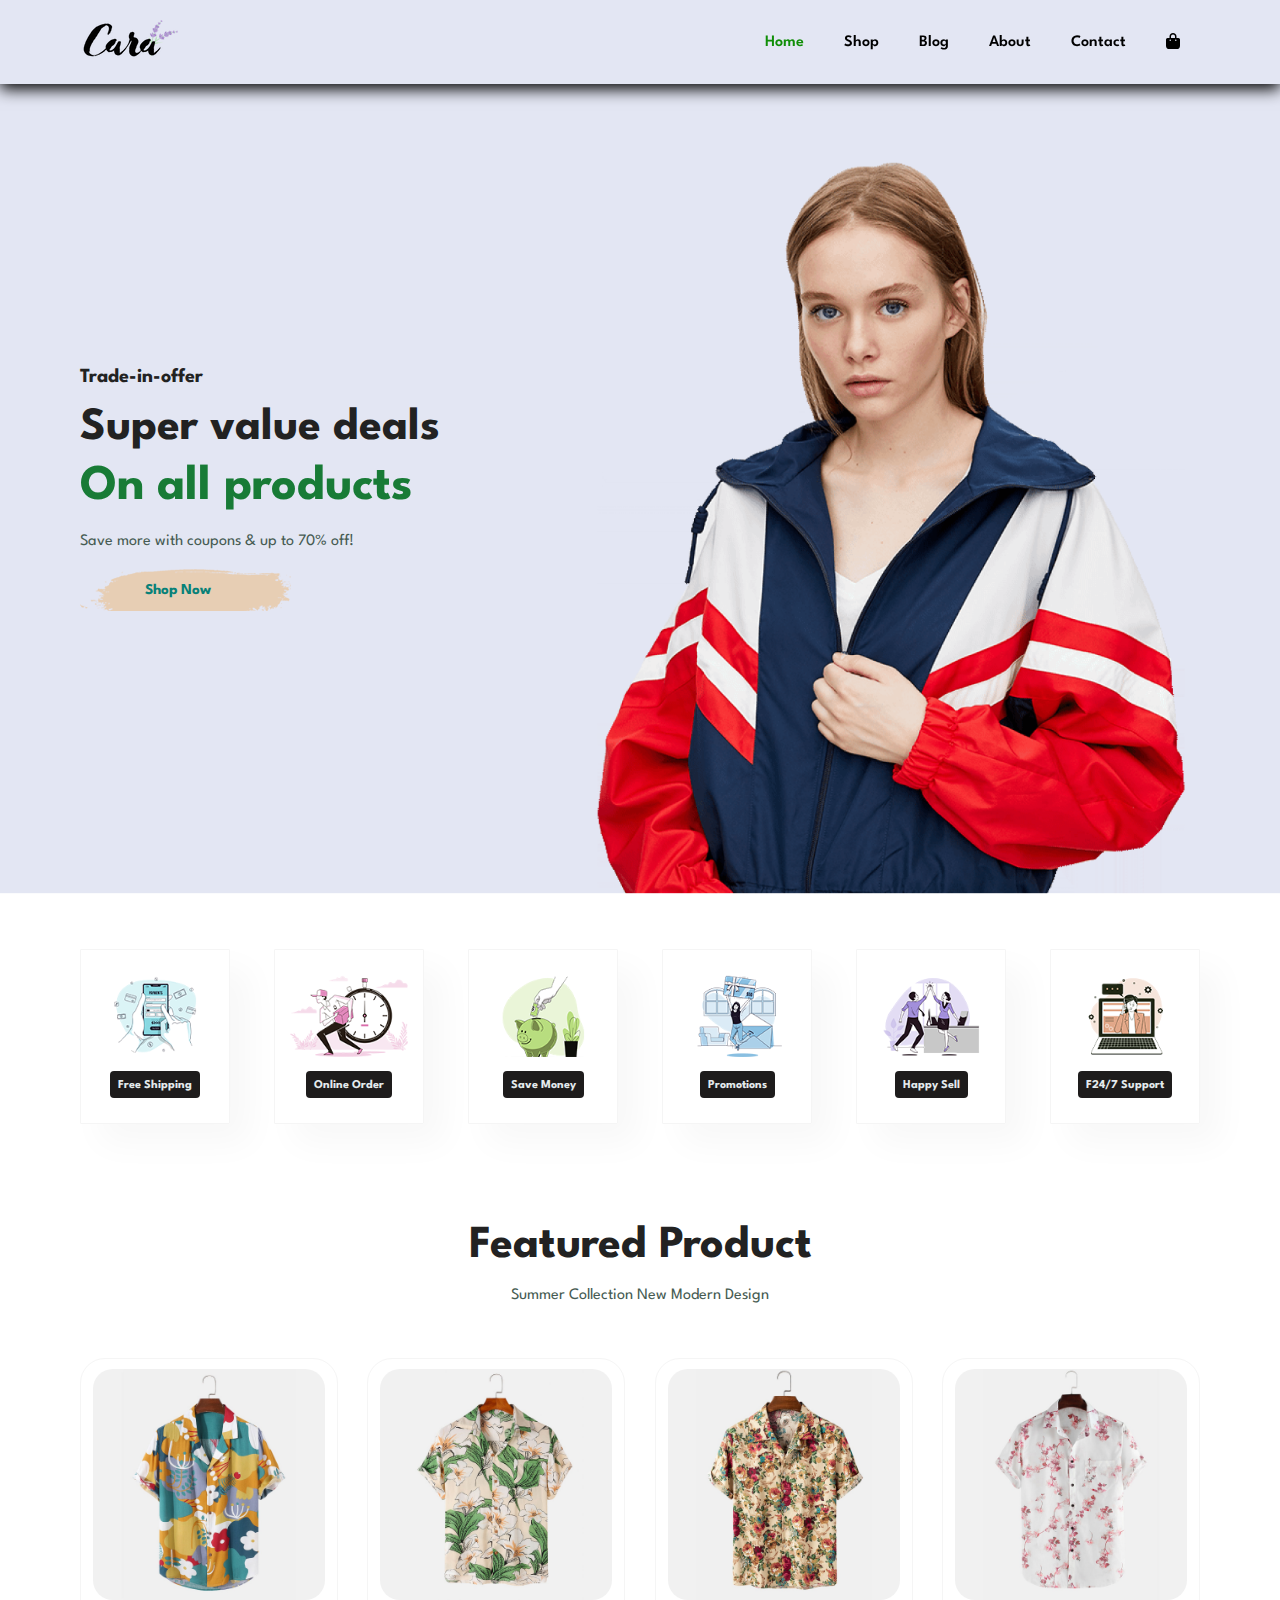
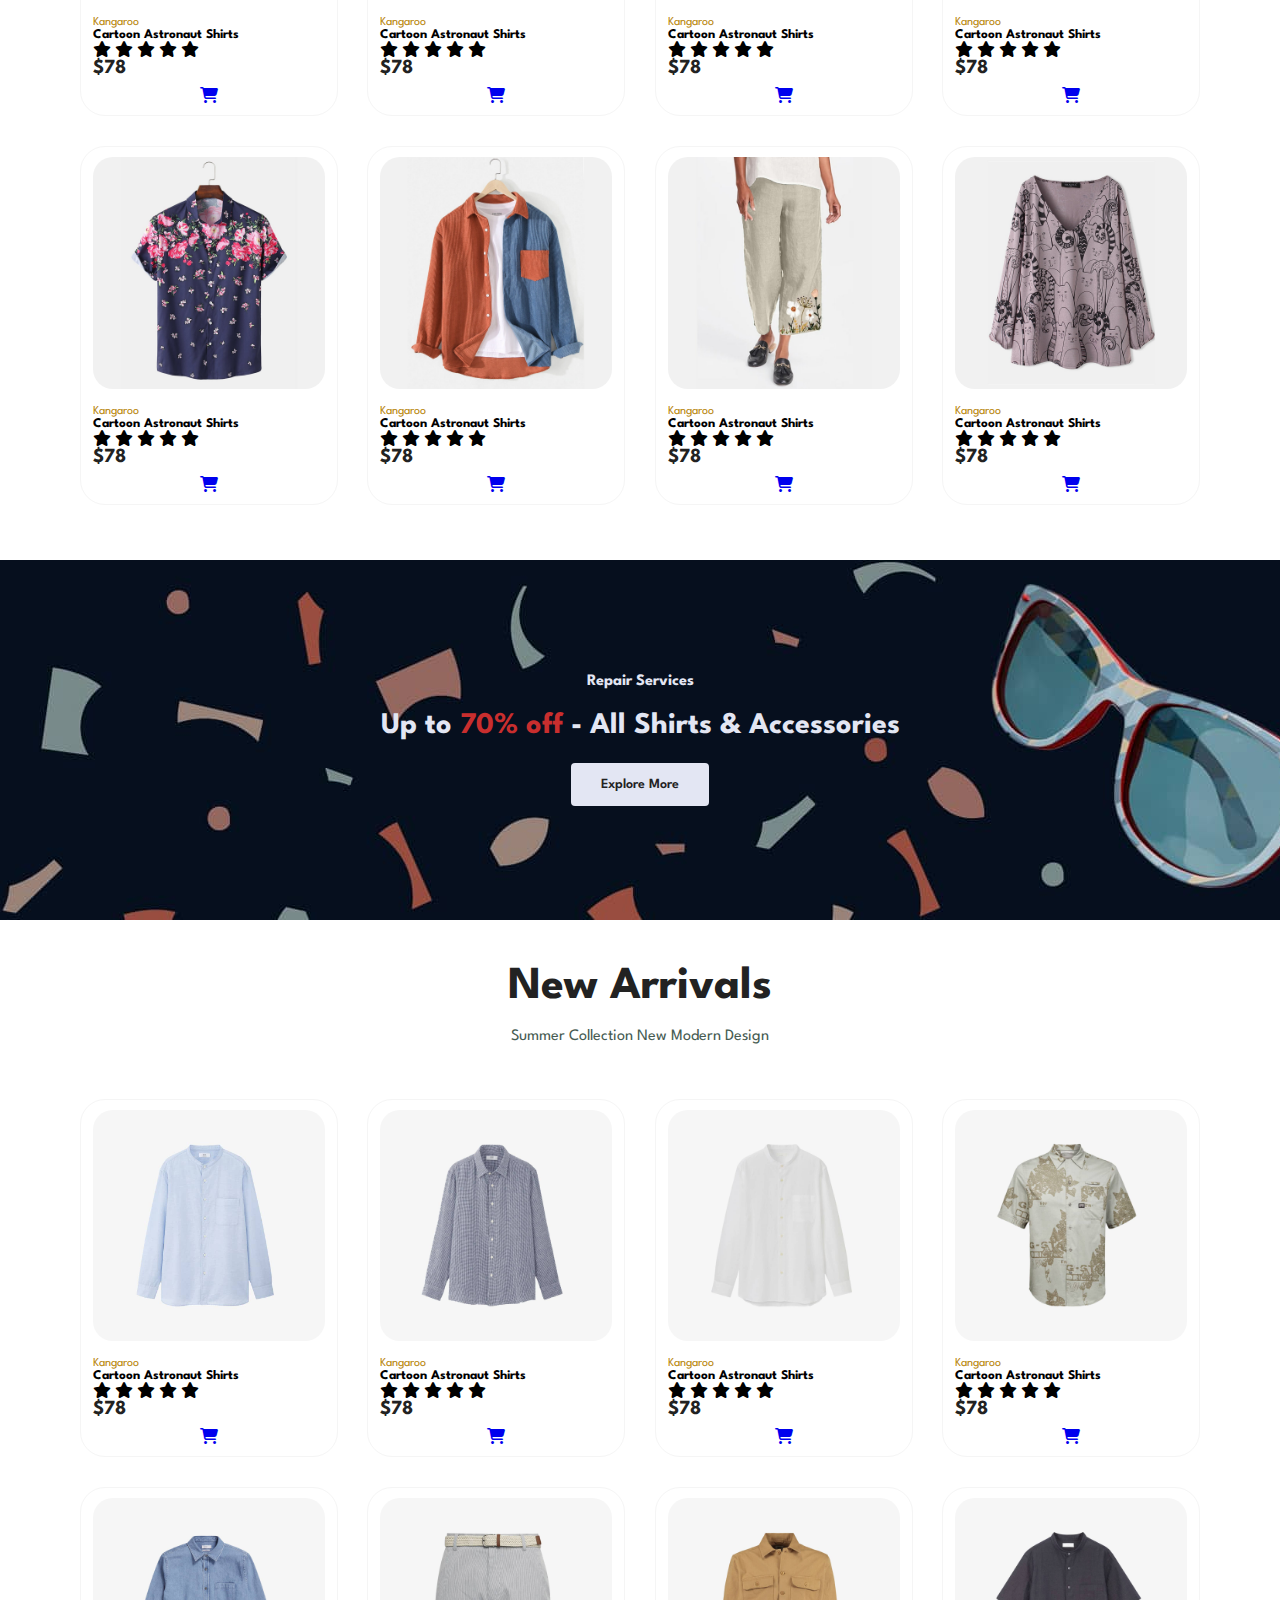
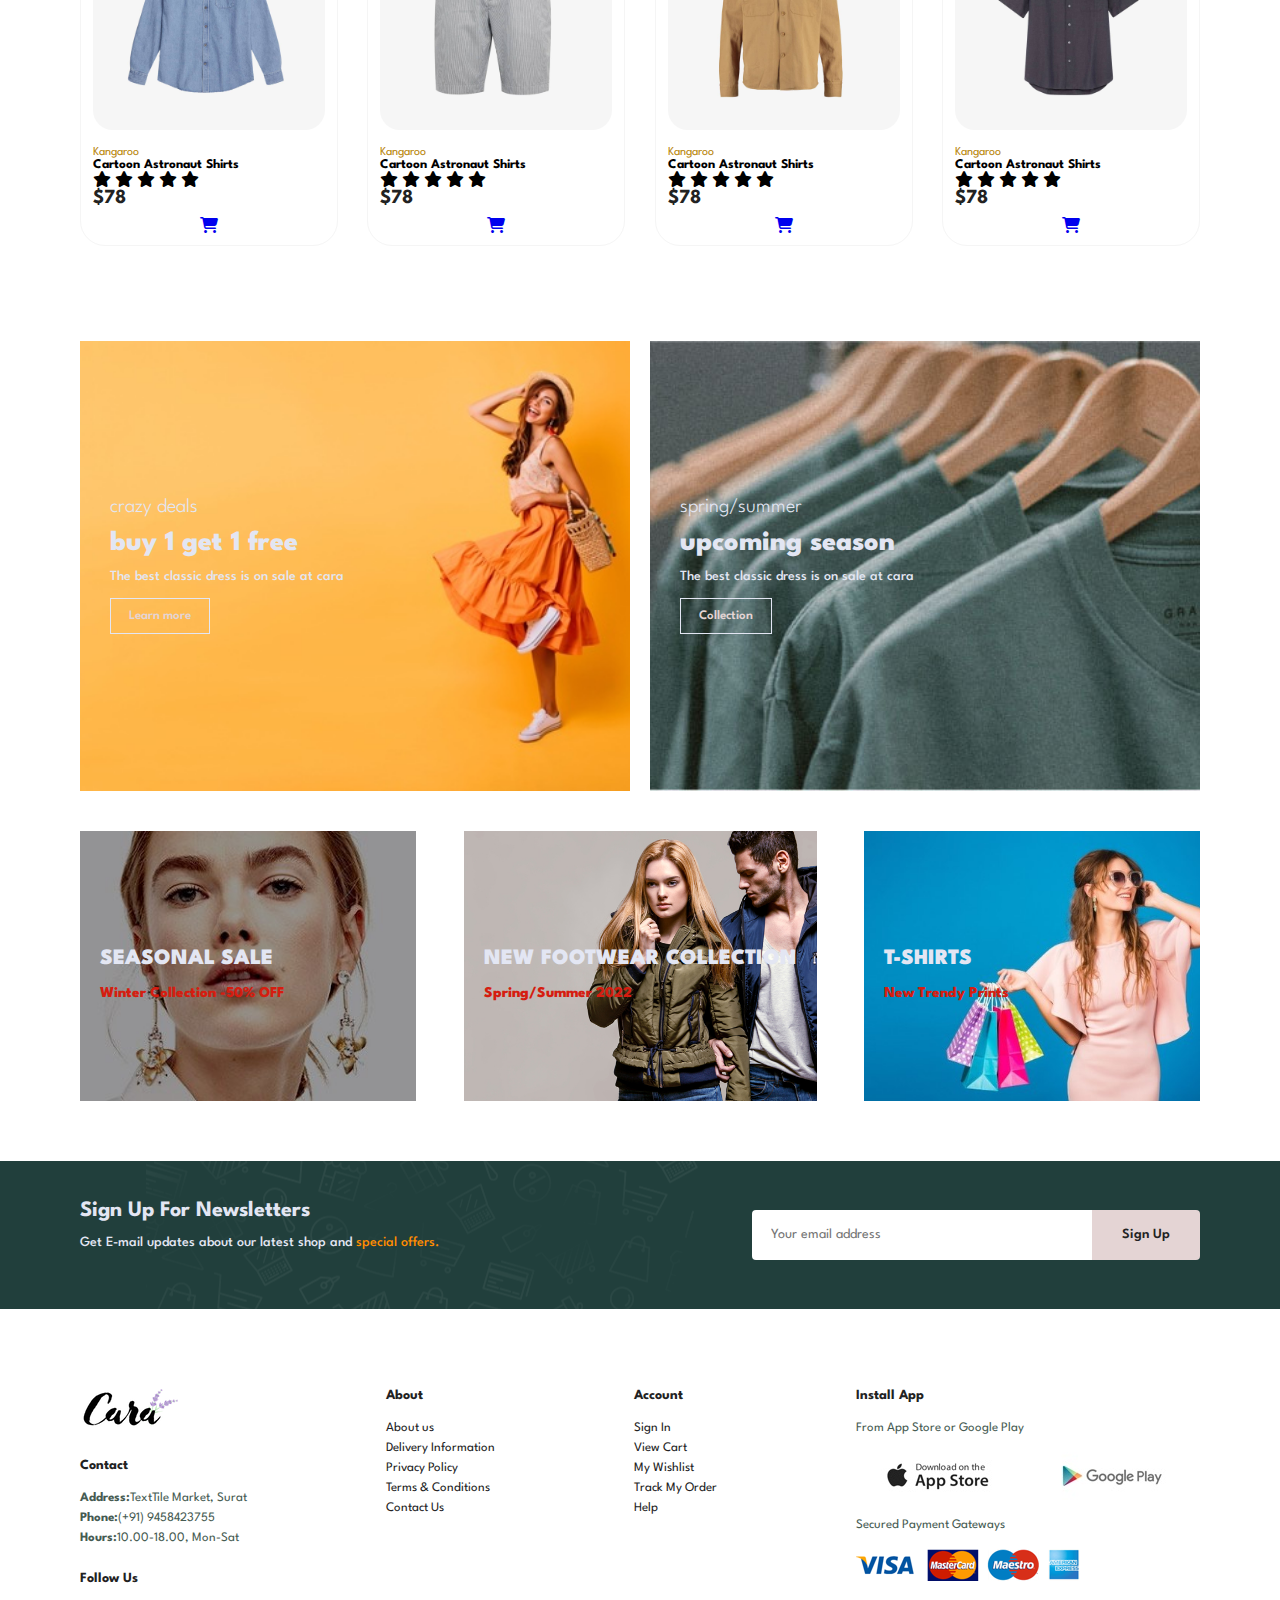
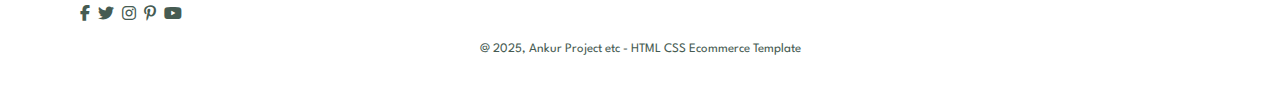
<file: index.html>
<!DOCTYPE html>
<html lang="en">
<head>
    <meta charset="UTF-8">
    <meta http-equiv="X-UA-Compatible" content="IE=edge">
    <meta name="viewport" content="width=device-width, initial-scale=1.0">
    <title>Rent Karlo</title>
    <link rel="stylesheet" href="style.css">
    <link rel="stylesheet" href="https://cdnjs.cloudflare.com/ajax/libs/font-awesome/6.5.0/css/all.min.css" />
</head>

<body>
    <section id="header">
        <a href="#"><img src="img/logo.png" class="logo" alt="Logo"></a>

        <div>
            <ul id="navbar">
                <li><a class="active" href="index.html">Home</a></li>
                <li><a href="shop.html">Shop</a></li>
                <li><a href="blog.html">Blog</a></li>
                <li><a href="about.html">About</a></li>
                <li><a href="contact.html">Contact</a></li>
                <li id="lg-bag"><a href="cart.html"><i class="fas fa-bag-shopping"></i></a></li>
                <a href="#" id="close"><i class="fas fa-times" style="color: rgb(36, 32, 32);"></i></a>
            </ul>
        </div>
        <div id="mobile">
            <a href="cart.html"><i class="fas fa-shopping-bag" style="color: rgb(36, 32, 32);"></i></a>
            <i id="bar" class="fas fa-outdent"></i>
        </div>
    </section>

    <section id="hero">
        <h4>Trade-in-offer</h4>
        <h2>Super value deals</h2>
        <h1>On all products</h1>
        <p>Save more with coupons & up to 70% off!</p>
        <button>Shop Now</button>
    </section>

    <section id="feature" class="section-p1">
        <div class="fe-box">
            <img src="img/features/f1.png" alt="">
            <h6>Free Shipping</h6>
        </div>
        <div class="fe-box">
            <img src="img/features/f2.png" alt="">
            <h6>Online Order</h6>
        </div>
        <div class="fe-box">
            <img src="img/features/f3.png" alt="">
            <h6>Save Money</h6>
        </div>
        <div class="fe-box">
            <img src="img/features/f4.png" alt="">
            <h6>Promotions</h6>
        </div>
        <div class="fe-box">
            <img src="img/features/f5.png" alt="">
            <h6>Happy Sell</h6>
        </div>
        <div class="fe-box">
            <img src="img/features/f6.png" alt="">
            <h6>F24/7 Support</h6>
        </div>
    </section>

    <section  id="product1" class="section-p1">
        <h2>Featured Product</h2>
        <p>Summer Collection New Modern Design</p>
        <div class="pro-container">
        <div class="pro">
            <img src="img/products/f1.jpg" alt="">
            <div class="des">

                <span>Kangaroo</span>
                <h5>Cartoon Astronaut Shirts</h5>
                <div class="star">
                    <i class="fas fa-star"></i>
                    <i class="fas fa-star"></i>
                    <i class="fas fa-star"></i>
                    <i class="fas fa-star"></i>
                    <i class="fas fa-star"></i>
                </div>
                <h4>$78</h4>
            </div>
            <a href="#"><i class="fas fa-shopping-cart"></i></a>
        </div>
        <div class="pro">
            <img src="img/products/f2.jpg" alt="">
            <div class="des">

                <span>Kangaroo</span>
                <h5>Cartoon Astronaut Shirts</h5>
                <div class="star">
                    <i class="fas fa-star"></i>
                    <i class="fas fa-star"></i>
                    <i class="fas fa-star"></i>
                    <i class="fas fa-star"></i>
                    <i class="fas fa-star"></i>
                </div>
                <h4>$78</h4>
            </div>
            <a href="#"><i class="fas fa-shopping-cart"></i></a>
        </div>
        <div class="pro">
            <img src="img/products/f3.jpg" alt="">
            <div class="des">

                <span>Kangaroo</span>
                <h5>Cartoon Astronaut Shirts</h5>
                <div class="star">
                    <i class="fas fa-star"></i>
                    <i class="fas fa-star"></i>
                    <i class="fas fa-star"></i>
                    <i class="fas fa-star"></i>
                    <i class="fas fa-star"></i>
                </div>
                <h4>$78</h4>
            </div>
            <a href="#"><i class="fas fa-shopping-cart"></i></a>
        </div>
        <div class="pro">
            <img src="img/products/f4.jpg" alt="">
            <div class="des">

                <span>Kangaroo</span>
                <h5>Cartoon Astronaut Shirts</h5>
                <div class="star">
                    <i class="fas fa-star"></i>
                    <i class="fas fa-star"></i>
                    <i class="fas fa-star"></i>
                    <i class="fas fa-star"></i>
                    <i class="fas fa-star"></i>
                </div>
                <h4>$78</h4>
            </div>
            <a href="#"><i class="fas fa-shopping-cart"></i></a>
        </div>
        <div class="pro">
            <img src="img/products/f5.jpg" alt="">
            <div class="des">

                <span>Kangaroo</span>
                <h5>Cartoon Astronaut Shirts</h5>
                <div class="star">
                    <i class="fas fa-star"></i>
                    <i class="fas fa-star"></i>
                    <i class="fas fa-star"></i>
                    <i class="fas fa-star"></i>
                    <i class="fas fa-star"></i>
                </div>
                <h4>$78</h4>
            </div>
            <a href="#"><i class="fas fa-shopping-cart"></i></a>
        </div>
        <div class="pro">
            <img src="img/products/f6.jpg" alt="">
            <div class="des">

                <span>Kangaroo</span>
                <h5>Cartoon Astronaut Shirts</h5>
                <div class="star">
                    <i class="fas fa-star"></i>
                    <i class="fas fa-star"></i>
                    <i class="fas fa-star"></i>
                    <i class="fas fa-star"></i>
                    <i class="fas fa-star"></i>
                </div>
                <h4>$78</h4>
            </div>
            <a href="#"><i class="fas fa-shopping-cart"></i></a>
        </div>
        <div class="pro">
            <img src="img/products/f7.jpg" alt="">
            <div class="des">

                <span>Kangaroo</span>
                <h5>Cartoon Astronaut Shirts</h5>
                <div class="star">
                    <i class="fas fa-star"></i>
                    <i class="fas fa-star"></i>
                    <i class="fas fa-star"></i>
                    <i class="fas fa-star"></i>
                    <i class="fas fa-star"></i>
                </div>
                <h4>$78</h4>
            </div>
            <a href="#"><i class="fas fa-shopping-cart"></i></a>
        </div>
        <div class="pro">
            <img src="img/products/f8.jpg" alt="">
            <div class="des">

                <span>Kangaroo</span>
                <h5>Cartoon Astronaut Shirts</h5>
                <div class="star">
                    <i class="fas fa-star"></i>
                    <i class="fas fa-star"></i>
                    <i class="fas fa-star"></i>
                    <i class="fas fa-star"></i>
                    <i class="fas fa-star"></i>
                </div>
                <h4>$78</h4>
            </div>
            <a href="#"><i class="fas fa-shopping-cart"></i></a>
        </div>
        </div>
    </section>

    <section id="banner" class=".section-m1">
        <h4>Repair Services</h4>
        <h2>Up to <span>70% off</span> - All Shirts & Accessories</h2>
        <button class="normal">Explore More</button>
    </section>

    <section  id="product1" class="section-p1">
        <h2>New Arrivals</h2>
        <p>Summer Collection New Modern Design</p>
        <div class="pro-container">
        <div class="pro">
            <img src="img/products/n1.jpg" alt="">
            <div class="des">

                <span>Kangaroo</span>
                <h5>Cartoon Astronaut Shirts</h5>
                <div class="star">
                    <i class="fas fa-star"></i>
                    <i class="fas fa-star"></i>
                    <i class="fas fa-star"></i>
                    <i class="fas fa-star"></i>
                    <i class="fas fa-star"></i>
                </div>
                <h4>$78</h4>
            </div>
            <a href="#"><i class="fas fa-shopping-cart"></i></a>
        </div>
        <div class="pro">
            <img src="img/products/n2.jpg" alt="">
            <div class="des">

                <span>Kangaroo</span>
                <h5>Cartoon Astronaut Shirts</h5>
                <div class="star">
                    <i class="fas fa-star"></i>
                    <i class="fas fa-star"></i>
                    <i class="fas fa-star"></i>
                    <i class="fas fa-star"></i>
                    <i class="fas fa-star"></i>
                </div>
                <h4>$78</h4>
            </div>
            <a href="#"><i class="fas fa-shopping-cart"></i></a>
        </div>
        <div class="pro">
            <img src="img/products/n3.jpg" alt="">
            <div class="des">

                <span>Kangaroo</span>
                <h5>Cartoon Astronaut Shirts</h5>
                <div class="star">
                    <i class="fas fa-star"></i>
                    <i class="fas fa-star"></i>
                    <i class="fas fa-star"></i>
                    <i class="fas fa-star"></i>
                    <i class="fas fa-star"></i>
                </div>
                <h4>$78</h4>
            </div>
            <a href="#"><i class="fas fa-shopping-cart"></i></a>
        </div>
        <div class="pro">
            <img src="img/products/n4.jpg" alt="">
            <div class="des">

                <span>Kangaroo</span>
                <h5>Cartoon Astronaut Shirts</h5>
                <div class="star">
                    <i class="fas fa-star"></i>
                    <i class="fas fa-star"></i>
                    <i class="fas fa-star"></i>
                    <i class="fas fa-star"></i>
                    <i class="fas fa-star"></i>
                </div>
                <h4>$78</h4>
            </div>
            <a href="#"><i class="fas fa-shopping-cart"></i></a>
        </div>
        <div class="pro">
            <img src="img/products/n5.jpg" alt="">
            <div class="des">

                <span>Kangaroo</span>
                <h5>Cartoon Astronaut Shirts</h5>
                <div class="star">
                    <i class="fas fa-star"></i>
                    <i class="fas fa-star"></i>
                    <i class="fas fa-star"></i>
                    <i class="fas fa-star"></i>
                    <i class="fas fa-star"></i>
                </div>
                <h4>$78</h4>
            </div>
            <a href="#"><i class="fas fa-shopping-cart"></i></a>
        </div>
        <div class="pro">
            <img src="img/products/n6.jpg" alt="">
            <div class="des">

                <span>Kangaroo</span>
                <h5>Cartoon Astronaut Shirts</h5>
                <div class="star">
                    <i class="fas fa-star"></i>
                    <i class="fas fa-star"></i>
                    <i class="fas fa-star"></i>
                    <i class="fas fa-star"></i>
                    <i class="fas fa-star"></i>
                </div>
                <h4>$78</h4>
            </div>
            <a href="#"><i class="fas fa-shopping-cart"></i></a>
        </div>
        <div class="pro">
            <img src="img/products/n7.jpg" alt="">
            <div class="des">

                <span>Kangaroo</span>
                <h5>Cartoon Astronaut Shirts</h5>
                <div class="star">
                    <i class="fas fa-star"></i>
                    <i class="fas fa-star"></i>
                    <i class="fas fa-star"></i>
                    <i class="fas fa-star"></i>
                    <i class="fas fa-star"></i>
                </div>
                <h4>$78</h4>
            </div>
            <a href="#"><i class="fas fa-shopping-cart"></i></a>
        </div>
        <div class="pro">
            <img src="img/products/n8.jpg" alt="">
            <div class="des">

                <span>Kangaroo</span>
                <h5>Cartoon Astronaut Shirts</h5>
                <div class="star">
                    <i class="fas fa-star"></i>
                    <i class="fas fa-star"></i>
                    <i class="fas fa-star"></i>
                    <i class="fas fa-star"></i>
                    <i class="fas fa-star"></i>
                </div>
                <h4>$78</h4>
            </div>
            <a href="#"><i class="fas fa-shopping-cart"></i></a>
        </div>
        </div>
    </section>

    <section id="sm-banner" class="section-p1">
        <div class="banner-box">
            <h4>crazy deals</h4>
            <h2>buy 1 get 1 free</h2>
            <span>The best classic dress is on sale at cara</span>
            <button class="white">Learn more</button>
        </div>
        <div class="banner-box banner-box2">
            <h4>spring/summer</h4>
            <h2>upcoming season</h2>
            <span>The best classic dress is on sale at cara</span>
            <button class="white">Collection</button>
        </div>
     
    </section>

    <section id="banner3">
        <div class="banner-box">
            <h2>SEASONAL SALE</h2>
            <h3>Winter Collection -50% OFF</h3>
        </div>
        <div class="banner-box banner-box2">
            <h2>NEW FOOTWEAR COLLECTION</h2>
            <h3>Spring/Summer 2022</h3>
        </div>
        <div class="banner-box banner-box3">
            <h2>T-SHIRTS</h2>
            <h3>New Trendy Prints</h3>
        </div>

    </section>

    <section id="newsletter" class="section-p1 section-m1">
        <div class="newstext">
            <h4>Sign Up For Newsletters</h4>
            <p>Get E-mail updates about our latest shop and <span>special offers.</span></p>
        </div>
        <div class="form">
            <input type="text" placeholder="Your email address">
            <button class="normal">Sign Up</button>  
        </div>

    </section>

    <footer class="section-p1">
        <div class="col">
            <img class="logo" src="img/logo.png" alt="">
            <h4>Contact</h4>
            <p><strong>Address:</strong>TextTile Market, Surat</p>
            <p><strong>Phone:</strong>(+91) 9458423755</p>
            <p><strong>Hours:</strong>10.00-18.00, Mon-Sat</p>
            <div class="follow">
                <h4>Follow Us</h4>
                <div class="icon">
                    <i class="fab fa-facebook-f"></i>
                    <i class="fab fa-twitter"></i>
                    <i class="fab fa-instagram"></i>
                    <i class="fab fa-pinterest-p"></i>
                    <i class="fab fa-youtube"></i>
                </div>
            </div>
        </div>
        <div class="col">
            <h4>About</h4>
            <a href="#">About us</a>
            <a href="#">Delivery Information</a>
            <a href="#">Privacy Policy</a>
            <a href="#">Terms & Conditions</a>
            <a href="#">Contact Us</a>
        </div>
        <div class="col">
            <h4>Account</h4>
            <a href="#">Sign In</a>
            <a href="#">View Cart</a>
            <a href="#">My Wishlist</a>
            <a href="#">Track My Order</a>
            <a href="#">Help</a>
        </div>
        <div class="col install">
            <h4>Install App</h4>
            <p>From App Store or Google Play</p>
            <div class="row">
                <img src="img/pay/app.jpg">
                <img src="img/pay/play.jpg">
            </div>
            <p>Secured Payment Gateways </p>
            <img src="img/pay/pay.png">
        </div>

        <div class="copyright">
        <p>@ 2025, Ankur Project etc - HTML CSS Ecommerce Template</p>
        </div>
    </footer>

    



    <script src="script.js"></script>
</body>
</html>
</file>
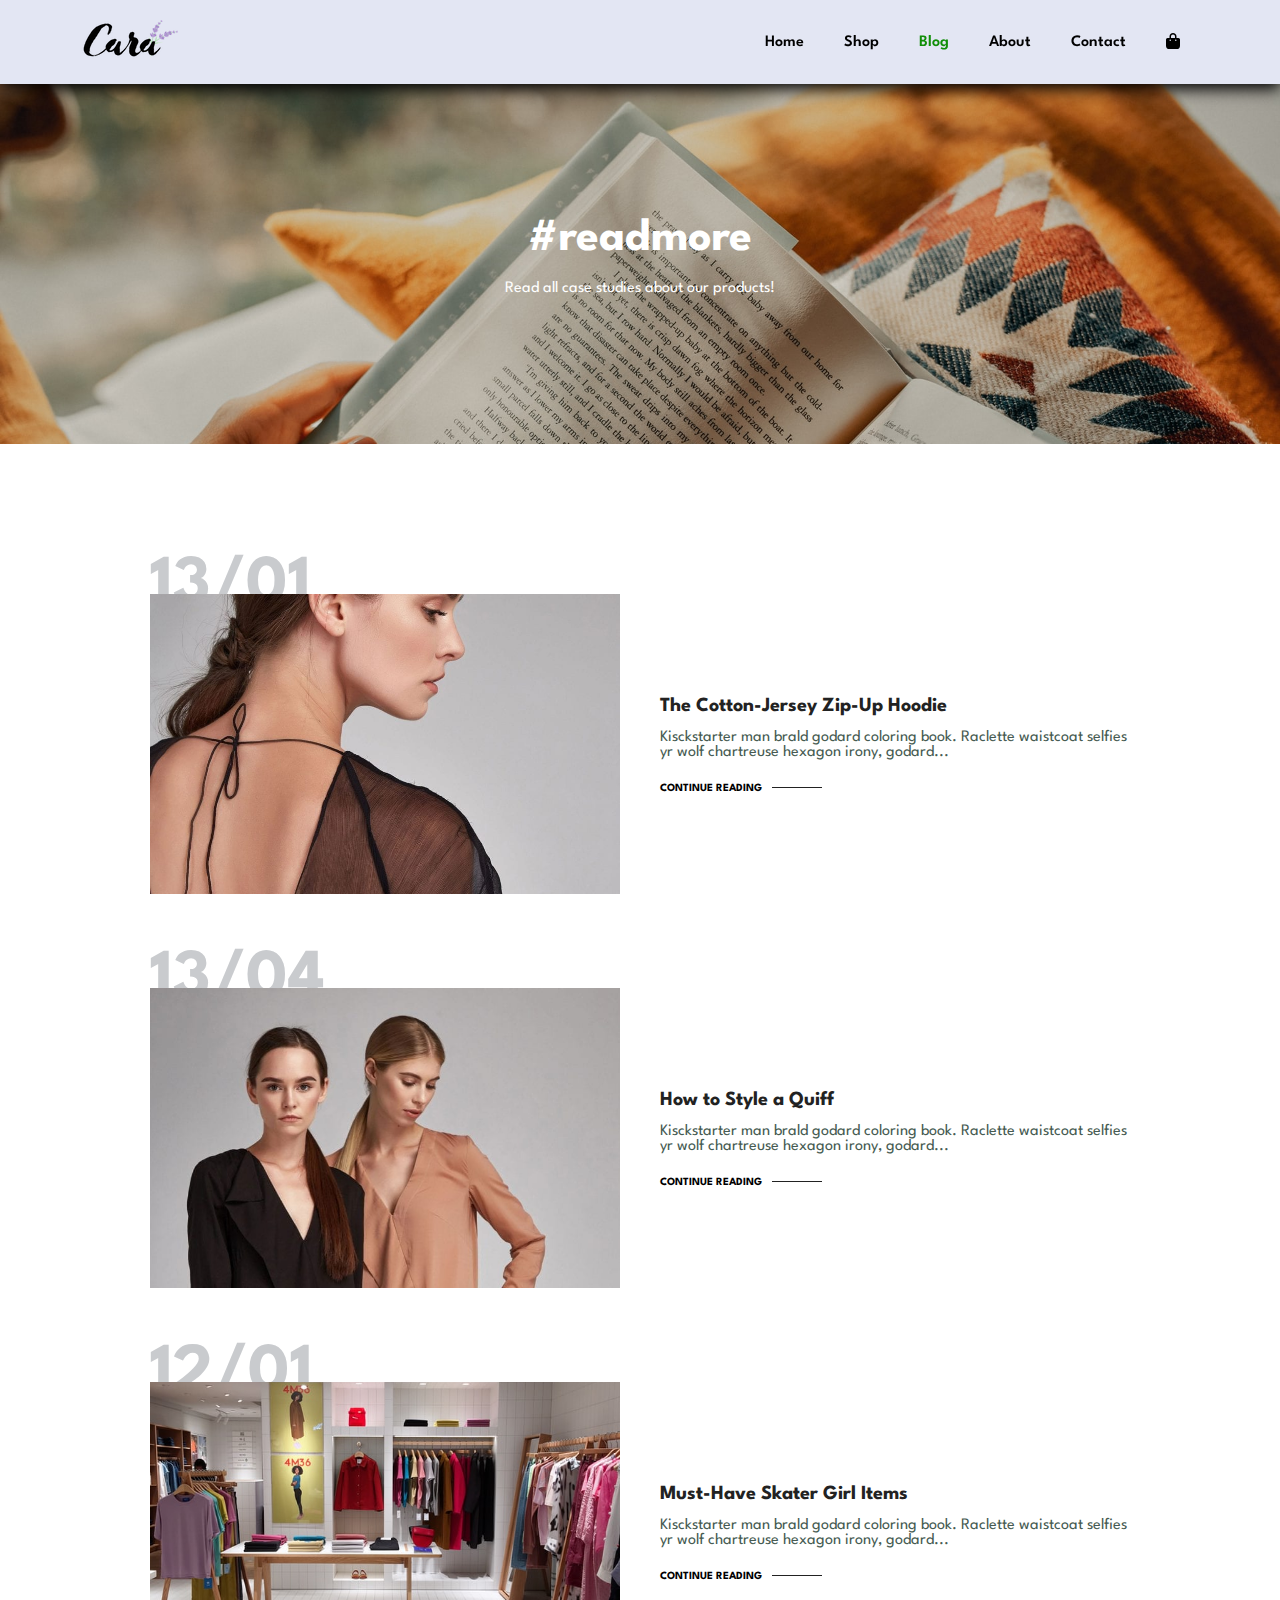
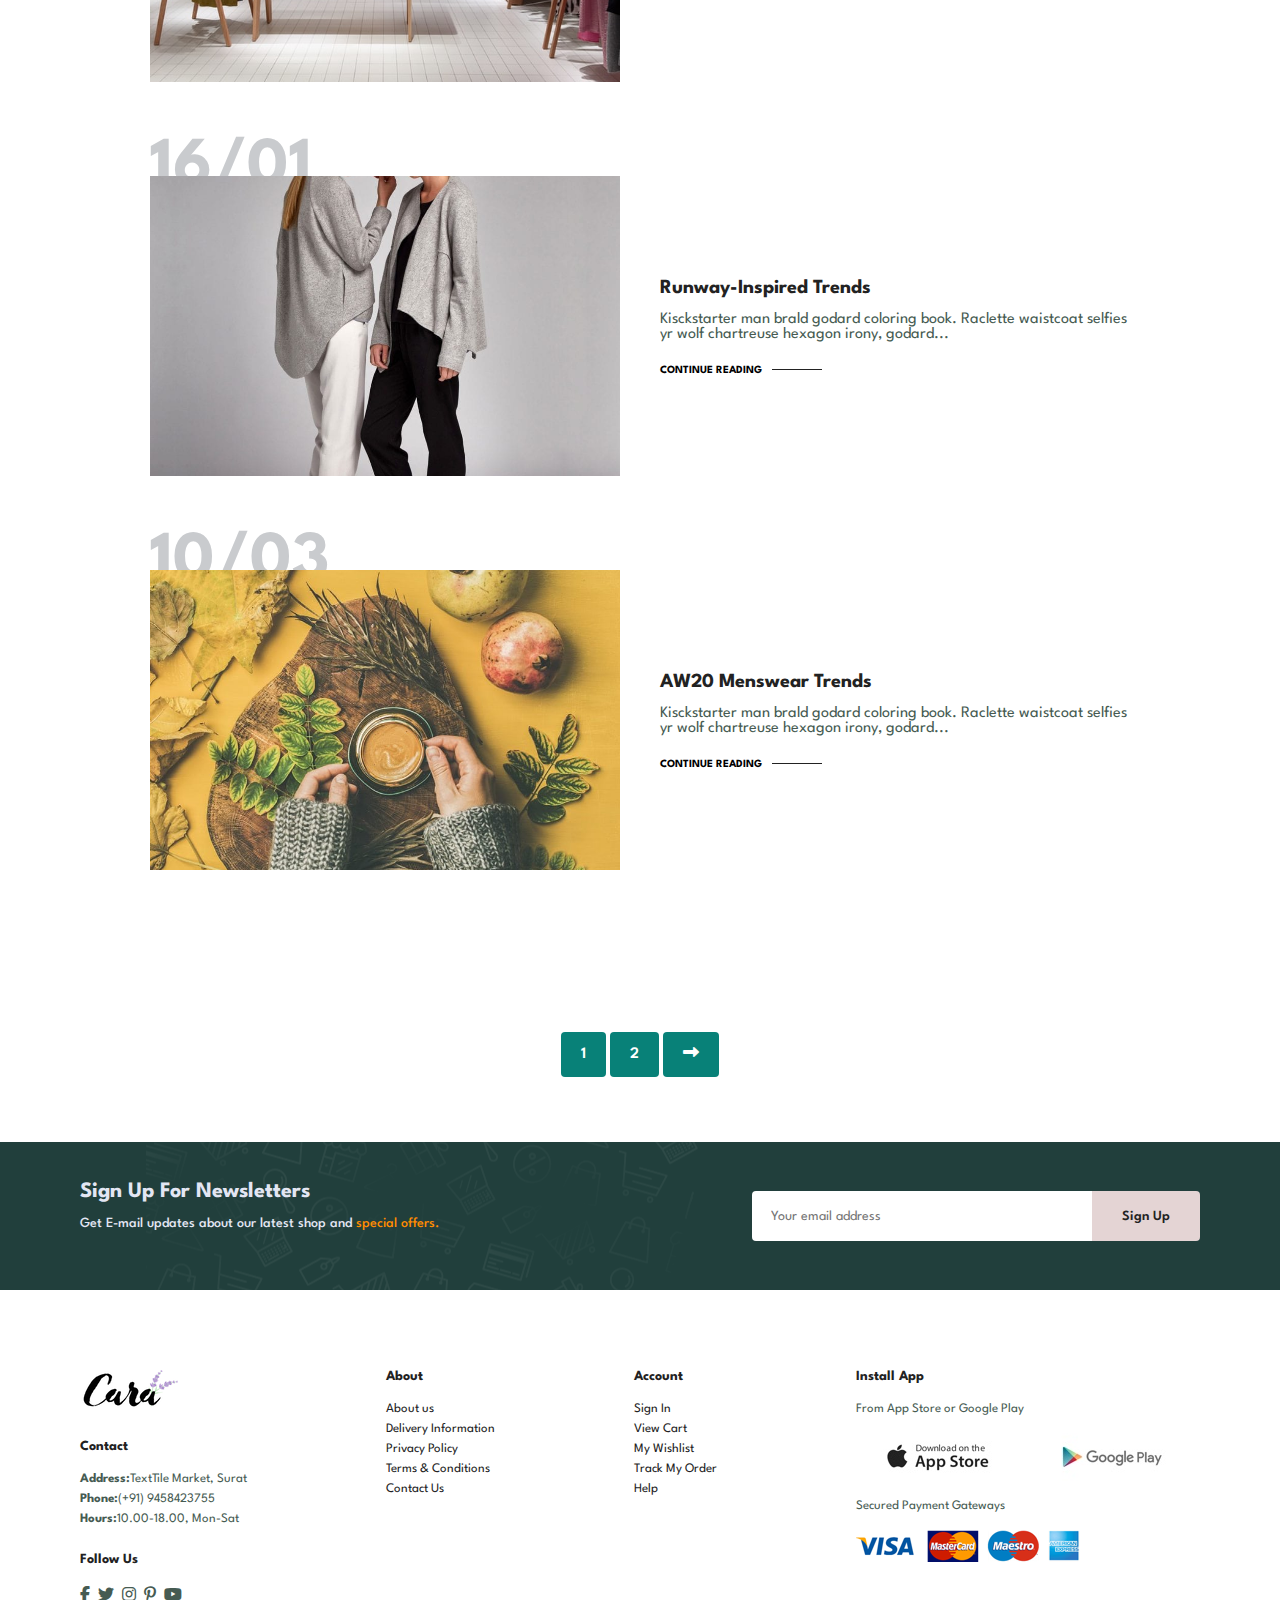
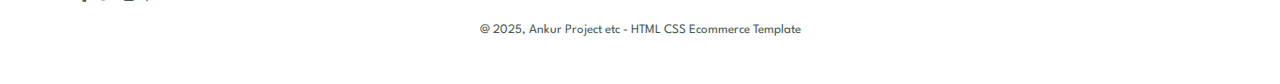
<file: blog.html>
<!DOCTYPE html>
<html lang="en">
<head>
    <meta charset="UTF-8">
    <meta http-equiv="X-UA-Compatible" content="IE=edge">
    <meta name="viewport" content="width=device-width, initial-scale=1.0">
    <title>Rent Karlo</title>
    <link rel="stylesheet" href="style.css">
    <link rel="stylesheet" href="https://cdnjs.cloudflare.com/ajax/libs/font-awesome/6.5.0/css/all.min.css" />
</head>

<body>
    <section id="header">
        <a href="#"><img src="img/logo.png" class="logo" alt="Logo"></a>

        <div>
            <ul id="navbar">
                <li><a href="index.html">Home</a></li>
                <li><a href="shop.html">Shop</a></li>
                <li><a class="active" href="blog.html">Blog</a></li>
                <li><a href="about.html">About</a></li>
                <li><a href="contact.html">Contact</a></li>
                <li id="lg-bag"><a href="cart.html"><i class="fas fa-bag-shopping"></i></a></li>
                <a href="#" id="close"><i class="fas fa-times" style="color: rgb(36, 32, 32);"></i></a>
            </ul>
        </div>
        <div id="mobile">
            <a href="cart.html"><i class="fas fa-shopping-bag" style="color: rgb(36, 32, 32);"></i></a>
            <i id="bar" class="fas fa-outdent"></i>
        </div>
    </section>

    <section id="page-header" class="blog-header">
        <h2>#readmore</h2>
        <p>Read all case studies about our products!</p>
    </section>

    <section id="blog">
        <div class="blog-box">
            <div class="blog-img">
                <img src="img/blog/b1.jpg">
            </div>
            <div class="blog-details">
                <h4>The Cotton-Jersey Zip-Up Hoodie</h4>
                <p>Kisckstarter man brald godard coloring book. 
                Raclette waistcoat selfies yr wolf chartreuse hexagon irony, 
                godard...</p>
                <a href="#">CONTINUE READING</a>
            </div>
            <h1>13/01</h1>
        </div>
        <div class="blog-box">
            <div class="blog-img">
                <img src="img/blog/b2.jpg">
            </div>
            <div class="blog-details">
                <h4>How to Style a Quiff</h4>
                <p>Kisckstarter man brald godard coloring book. 
                Raclette waistcoat selfies yr wolf chartreuse hexagon irony, 
                godard...</p>
                <a href="#">CONTINUE READING</a>
            </div>
            <h1>13/04</h1>
        </div>
        <div class="blog-box">
            <div class="blog-img">
                <img src="img/blog/b3.jpg">
            </div>
            <div class="blog-details">
                <h4>Must-Have Skater Girl Items</h4>
                <p>Kisckstarter man brald godard coloring book. 
                Raclette waistcoat selfies yr wolf chartreuse hexagon irony, 
                godard...</p>
                <a href="#">CONTINUE READING</a>
            </div>
            <h1>12/01</h1>
        </div>
        <div class="blog-box">
            <div class="blog-img">
                <img src="img/blog/b4.jpg">
            </div>
            <div class="blog-details">
                <h4>Runway-Inspired Trends</h4>
                <p>Kisckstarter man brald godard coloring book. 
                Raclette waistcoat selfies yr wolf chartreuse hexagon irony, 
                godard...</p>
                <a href="#">CONTINUE READING</a>
            </div>
            <h1>16/01</h1>
        </div>
        <div class="blog-box">
            <div class="blog-img">
                <img src="img/blog/b6.jpg">
            </div>
            <div class="blog-details">
                <h4>AW20 Menswear Trends</h4>
                <p>Kisckstarter man brald godard coloring book. 
                Raclette waistcoat selfies yr wolf chartreuse hexagon irony, 
                godard...</p>
                <a href="#">CONTINUE READING</a>
            </div>
            <h1>10/03</h1>
        </div>
    </section>

    <section id="pagination" class="section-p1 section-m1">
        <a href="#">1</a>
        <a href="#">2</a>
        <a href="#"><i class="fas fa-long-arrow-alt-right"></i></a>

    </section>

    <section id="newsletter" class="section-p1 section-m1">
        <div class="newstext">
            <h4>Sign Up For Newsletters</h4>
            <p>Get E-mail updates about our latest shop and <span>special offers.</span></p>
        </div>
        <div class="form">
            <input type="text" placeholder="Your email address">
            <button class="normal">Sign Up</button>  
        </div>

    </section>

    <footer class="section-p1">
        <div class="col">
            <img class="logo" src="img/logo.png" alt="">
            <h4>Contact</h4>
            <p><strong>Address:</strong>TextTile Market, Surat</p>
            <p><strong>Phone:</strong>(+91) 9458423755</p>
            <p><strong>Hours:</strong>10.00-18.00, Mon-Sat</p>
            <div class="follow">
                <h4>Follow Us</h4>
                <div class="icon">
                    <i class="fab fa-facebook-f"></i>
                    <i class="fab fa-twitter"></i>
                    <i class="fab fa-instagram"></i>
                    <i class="fab fa-pinterest-p"></i>
                    <i class="fab fa-youtube"></i>
                </div>
            </div>
        </div>
        <div class="col">
            <h4>About</h4>
            <a href="#">About us</a>
            <a href="#">Delivery Information</a>
            <a href="#">Privacy Policy</a>
            <a href="#">Terms & Conditions</a>
            <a href="#">Contact Us</a>
        </div>
        <div class="col">
            <h4>Account</h4>
            <a href="#">Sign In</a>
            <a href="#">View Cart</a>
            <a href="#">My Wishlist</a>
            <a href="#">Track My Order</a>
            <a href="#">Help</a>
        </div>
        <div class="col install">
            <h4>Install App</h4>
            <p>From App Store or Google Play</p>
            <div class="row">
                <img src="img/pay/app.jpg">
                <img src="img/pay/play.jpg">
            </div>
            <p>Secured Payment Gateways </p>
            <img src="img/pay/pay.png">
        </div>

        <div class="copyright">
        <p>@ 2025, Ankur Project etc - HTML CSS Ecommerce Template</p>
        </div>
    </footer>

    
    <script src="script.js"></script>
</body>
</html>
</file>
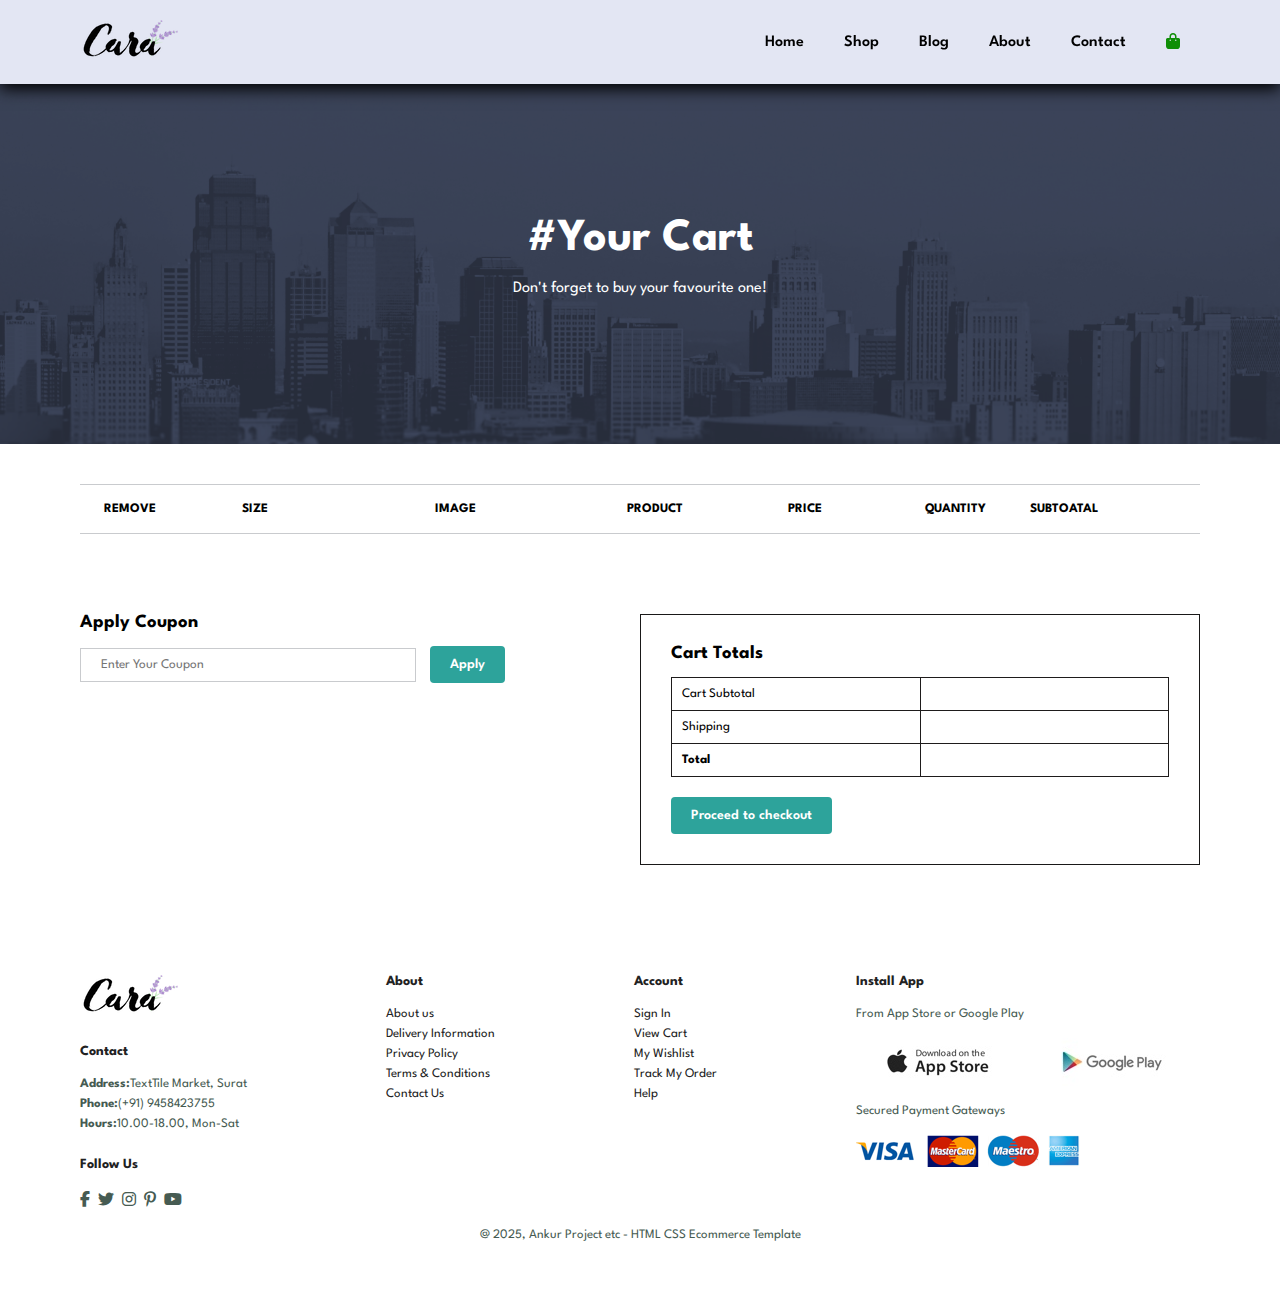
<file: cart.html>
<!DOCTYPE html>
<html lang="en">
<head>
    <meta charset="UTF-8">
    <meta http-equiv="X-UA-Compatible" content="IE=edge">
    <meta name="viewport" content="width=device-width, initial-scale=1.0">
    <title>Rent Karlo</title>
    <link rel="stylesheet" href="style.css">
    <link rel="stylesheet" href="https://cdnjs.cloudflare.com/ajax/libs/font-awesome/6.5.0/css/all.min.css" />
</head>

<body>
    <section id="header">
        <a href="#"><img src="img/logo.png" class="logo" alt="Logo"></a>

        <div>
            <ul id="navbar">
                <li><a href="index.html">Home</a></li>
                <li><a href="shop.html">Shop</a></li>
                <li><a href="blog.html">Blog</a></li>
                <li><a href="about.html">About</a></li>
                <li><a href="contact.html">Contact</a></li>
                <li id="lg-bag"><a class="active" href="cart.html"><i class="fas fa-bag-shopping"></i></a></li>
                <a href="#" id="close"><i class="fas fa-times" style="color: rgb(36, 32, 32);"></i></a>
            </ul>
        </div>
        <div id="mobile">
            <a href="cart.html"><i class="fas fa-shopping-bag" style="color: rgb(36, 32, 32);"></i></a>
            <i id="bar" class="fas fa-outdent"></i>
        </div>
    </section>

    <section id="page-header" class="about-header">
        <h2>#Your Cart</h2>
        <p>Don't forget to buy your favourite one!</p>
    </section>

    <section id="cart" class="section-p1">
        <table width="100%">
            <thead>
                <tr>
                    <td>Remove</td>
                    <td>Size</td>
                    <td>Image</td>
                    <td>Product</td>
                    <td>Price</td>
                    <td>Quantity</td>
                    <td>Subtoatal</td>
                </tr>
            </thead>
            <tbody id="cart-items">
                
            </tbody>
        </table>
    </section>

    <section id="cart-add" class="section-p1">
        <div id="coupon">
            <h3>Apply Coupon</h3>
            <div>
                <input type="text" placeholder="Enter Your Coupon">
                <button class="normal">Apply</button>
            </div>
        </div>

        <div id="subtotal">
            <h3>Cart Totals</h3>
            <table>
                <tr>
                    <td>Cart Subtotal</td>
                    <td></td>
                </tr>
                <tr>
                    <td>Shipping</td>
                    <td></td>
                </tr>
                <tr>
                    <td><strong>Total</strong></td>
                    <td><strong></strong></td>
                </tr>

            </table>
            <button class="normal">Proceed to checkout</button>
        </div>
    </section>

    <footer class="section-p1">
        <div class="col">
            <img class="logo" src="img/logo.png" alt="">
            <h4>Contact</h4>
            <p><strong>Address:</strong>TextTile Market, Surat</p>
            <p><strong>Phone:</strong>(+91) 9458423755</p>
            <p><strong>Hours:</strong>10.00-18.00, Mon-Sat</p>
            <div class="follow">
                <h4>Follow Us</h4>
                <div class="icon">
                    <i class="fab fa-facebook-f"></i>
                    <i class="fab fa-twitter"></i>
                    <i class="fab fa-instagram"></i>
                    <i class="fab fa-pinterest-p"></i>
                    <i class="fab fa-youtube"></i>
                </div>
            </div>
        </div>
        <div class="col">
            <h4>About</h4>
            <a href="#">About us</a>
            <a href="#">Delivery Information</a>
            <a href="#">Privacy Policy</a>
            <a href="#">Terms & Conditions</a>
            <a href="#">Contact Us</a>
        </div>
        <div class="col">
            <h4>Account</h4>
            <a href="#">Sign In</a>
            <a href="#">View Cart</a>
            <a href="#">My Wishlist</a>
            <a href="#">Track My Order</a>
            <a href="#">Help</a>
        </div>
        <div class="col install">
            <h4>Install App</h4>
            <p>From App Store or Google Play</p>
            <div class="row">
                <img src="img/pay/app.jpg">
                <img src="img/pay/play.jpg">
            </div>
            <p>Secured Payment Gateways </p>
            <img src="img/pay/pay.png">
        </div>

        <div class="copyright">
        <p>@ 2025, Ankur Project etc - HTML CSS Ecommerce Template</p>
        </div>
    </footer>

    
    <script src="script.js"></script>
</body>
</html>
</file>
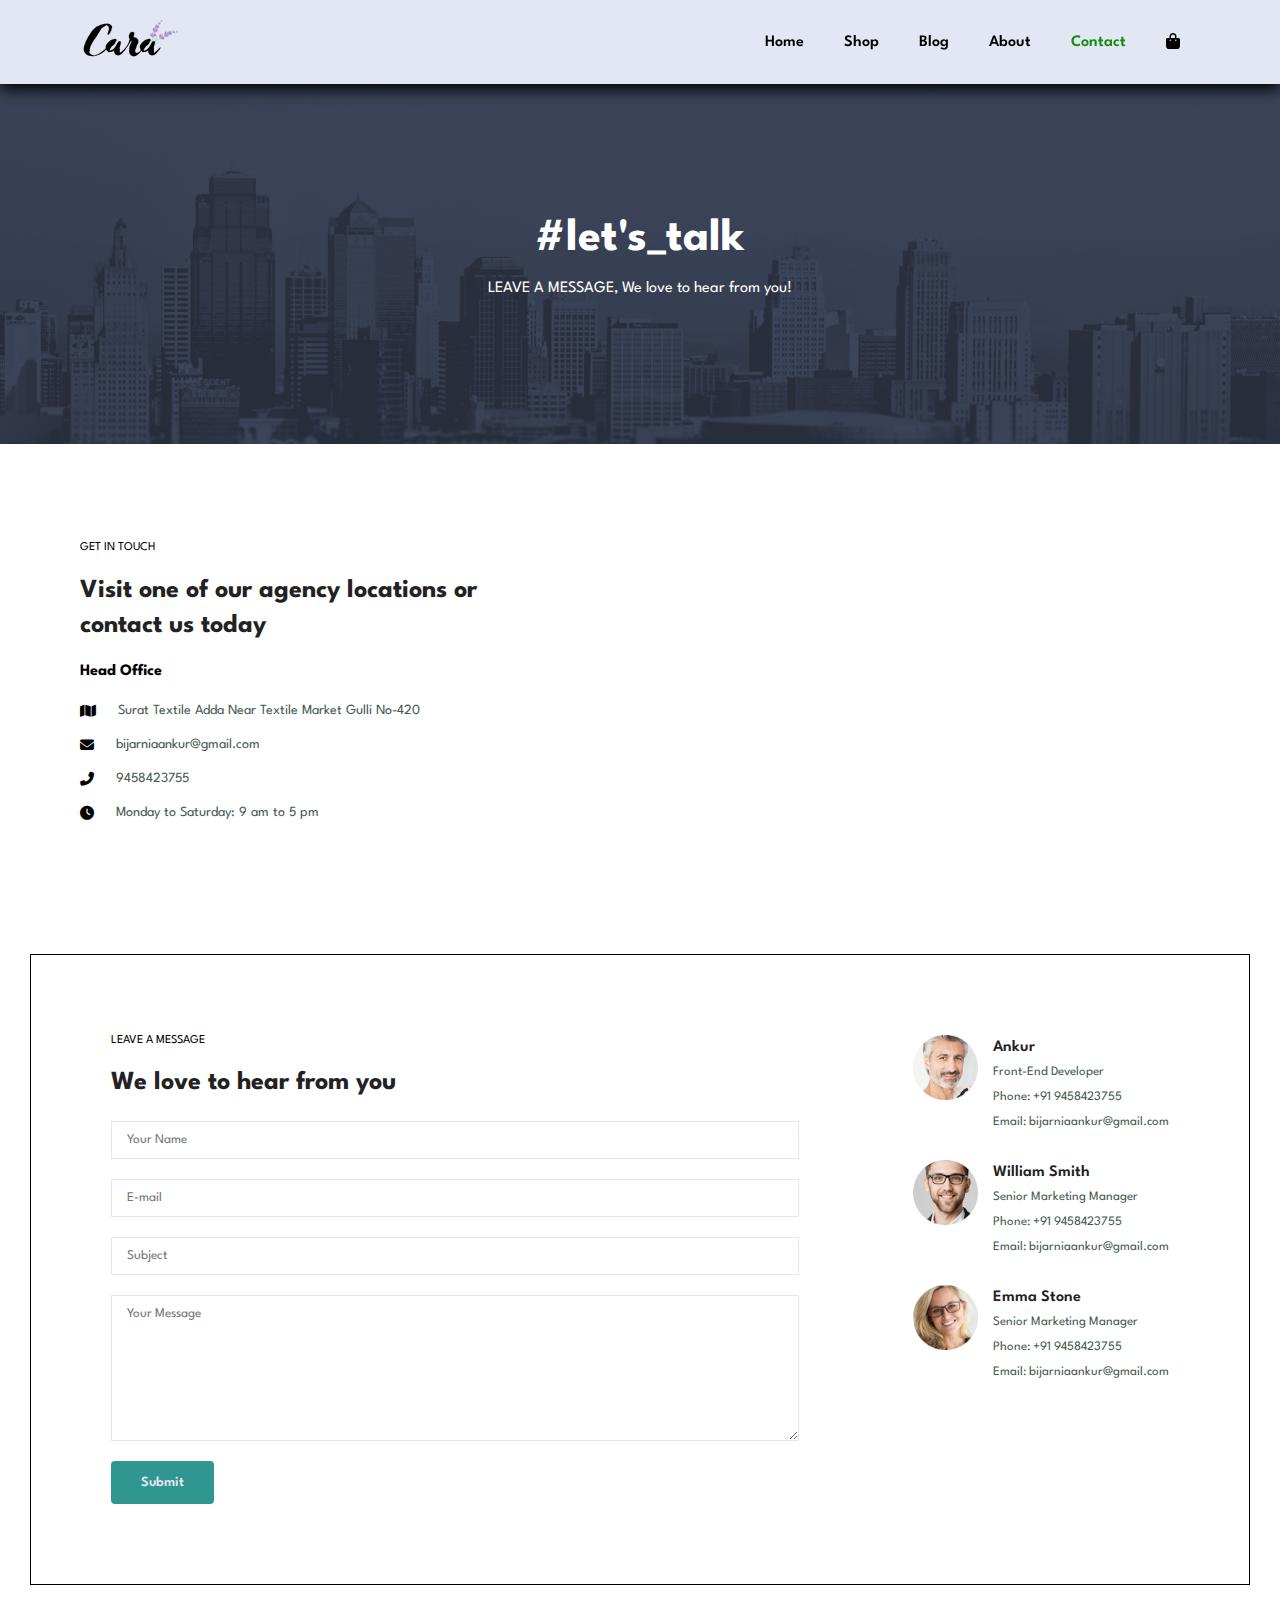
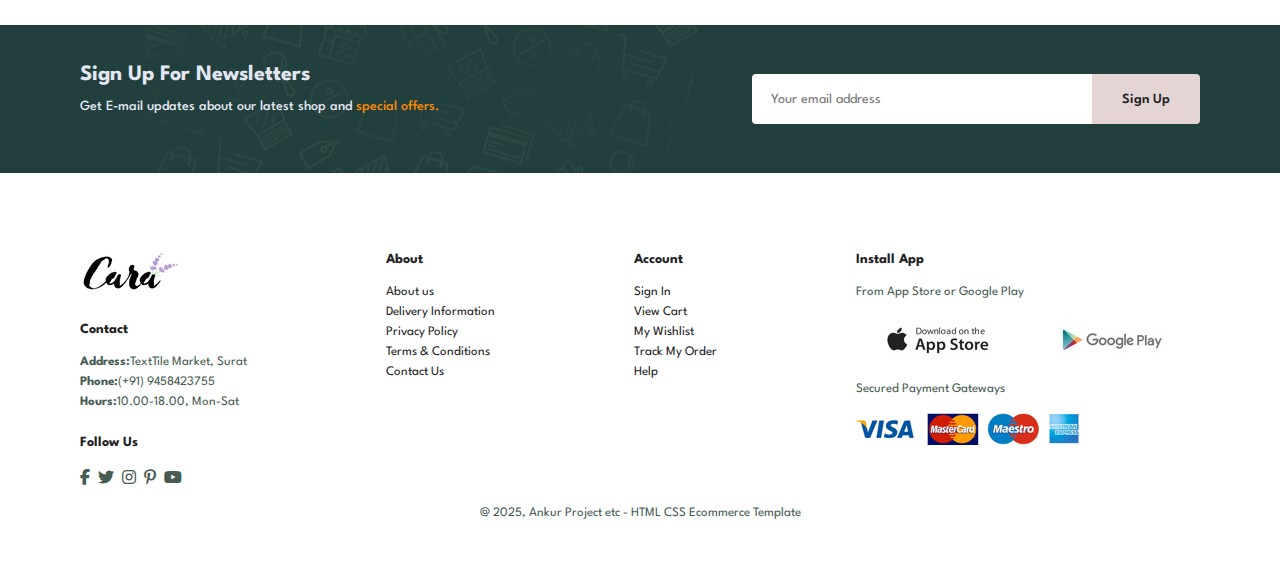
<file: contact.html>
<!DOCTYPE html>
<html lang="en">
<head>
    <meta charset="UTF-8">
    <meta http-equiv="X-UA-Compatible" content="IE=edge">
    <meta name="viewport" content="width=device-width, initial-scale=1.0">
    <title>Rent Karlo</title>
    <link rel="stylesheet" href="style.css">
    <link rel="stylesheet" href="https://cdnjs.cloudflare.com/ajax/libs/font-awesome/6.5.0/css/all.min.css" />
</head>

<body>
    <section id="header">
        <a href="#"><img src="img/logo.png" class="logo" alt="Logo"></a>

        <div>
            <ul id="navbar">
                <li><a href="index.html">Home</a></li>
                <li><a href="shop.html">Shop</a></li>
                <li><a href="blog.html">Blog</a></li>
                <li><a href="about.html">About</a></li>
                <li><a class="active" href="contact.html">Contact</a></li>
                <li id="lg-bag"><a href="cart.html"><i class="fas fa-bag-shopping"></i></a></li>
                <a href="#" id="close"><i class="fas fa-times" style="color: rgb(36, 32, 32);"></i></a>
            </ul>
        </div>
        <div id="mobile">
            <a href="cart.html"><i class="fas fa-shopping-bag" style="color: rgb(36, 32, 32);"></i></a>
            <i id="bar" class="fas fa-outdent"></i>
        </div>
    </section>

    <section id="page-header" class="about-header">
        <h2>#let's_talk</h2>
        <p>LEAVE A MESSAGE, We love to hear from you!</p>
    </section>

    <section id="contact-details" class="section-p1">
        <div class="details">
            <span>GET IN TOUCH</span>
            <h2>Visit one of our agency locations or contact us today</h2>
            <h3>Head Office</h3>
            <div>
                <li>
                    <i class="fas fa-map"></i>
                    <p>Surat Textile Adda Near Textile Market Gulli No-420</p>
                </li>
                <li>
                    <i class="fas fa-envelope"></i>
                    <p>bijarniaankur@gmail.com</p>
                </li>
                <li>
                    <i class="fas fa-phone-alt"></i>
                    <p>9458423755</p>
                </li>
                <li>
                    <i class="fas fa-clock"></i>
                    <p>Monday to Saturday: 9 am to 5 pm</p>
                </li>
            </div>
        </div>
        <div class="map">
            <iframe src="https://www.google.com/maps/embed?pb=!1m18!1m12!1m3!1d3142.413129857306!2d72.83938462774316!3d21.187467256740966!2m3!1f0!2f0!3f0!3m2!1i1024!2i768!4f13.1!3m3!1m2!1s0x3be04e4fdfe4c863%3A0xb7f9d4631f753fc4!2sNew%20Textile%20Market%2C%20Surat%2C%20Gujarat!5e0!3m2!1sen!2sin!4v1748878422660!5m2!1sen!2sin" width="600" height="450" style="border:0;" allowfullscreen="" loading="lazy" referrerpolicy="no-referrer-when-downgrade"></iframe>
        </div>
    </section>

    <secction id="form-details">
        <form action="">
            <span>LEAVE A MESSAGE</span>
            <h2>We love to hear from you</h2>
            <input type="text" placeholder="Your Name">
            <input type="text" placeholder="E-mail">
            <input type="text" placeholder="Subject">
            <textarea name="" id="" cols="30" rows="10" placeholder="Your Message"></textarea>
            <button class="normal">Submit</button>
        </form>

        <div class="people">
            <div>
                <img src="img/people/1.png">
                <p><span>Ankur</span> Front-End Developer <br>
                Phone: +91 9458423755<br>Email: bijarniaankur@gmail.com</p>
            </div>
            <div>
                <img src="img/people/2.png">
                <p><span>William Smith</span> Senior Marketing Manager<br>
                Phone: +91 9458423755<br>Email: bijarniaankur@gmail.com</p>
            </div>
            <div>
                <img src="img/people/3.png">
                <p><span>Emma Stone</span> Senior Marketing Manager<br>
                Phone: +91 9458423755<br>Email: bijarniaankur@gmail.com</p>
            </div>
        </div>
    </secction>
    
    <section id="newsletter" class="section-p1 section-m1">
        <div class="newstext">
            <h4>Sign Up For Newsletters</h4>
            <p>Get E-mail updates about our latest shop and <span>special offers.</span></p>
        </div>
        <div class="form">
            <input type="text" placeholder="Your email address">
            <button class="normal">Sign Up</button>  
        </div>

    </section>

    <footer class="section-p1">
        <div class="col">
            <img class="logo" src="img/logo.png" alt="">
            <h4>Contact</h4>
            <p><strong>Address:</strong>TextTile Market, Surat</p>
            <p><strong>Phone:</strong>(+91) 9458423755</p>
            <p><strong>Hours:</strong>10.00-18.00, Mon-Sat</p>
            <div class="follow">
                <h4>Follow Us</h4>
                <div class="icon">
                    <i class="fab fa-facebook-f"></i>
                    <i class="fab fa-twitter"></i>
                    <i class="fab fa-instagram"></i>
                    <i class="fab fa-pinterest-p"></i>
                    <i class="fab fa-youtube"></i>
                </div>
            </div>
        </div>
        <div class="col">
            <h4>About</h4>
            <a href="#">About us</a>
            <a href="#">Delivery Information</a>
            <a href="#">Privacy Policy</a>
            <a href="#">Terms & Conditions</a>
            <a href="#">Contact Us</a>
        </div>
        <div class="col">
            <h4>Account</h4>
            <a href="#">Sign In</a>
            <a href="#">View Cart</a>
            <a href="#">My Wishlist</a>
            <a href="#">Track My Order</a>
            <a href="#">Help</a>
        </div>
        <div class="col install">
            <h4>Install App</h4>
            <p>From App Store or Google Play</p>
            <div class="row">
                <img src="img/pay/app.jpg">
                <img src="img/pay/play.jpg">
            </div>
            <p>Secured Payment Gateways </p>
            <img src="img/pay/pay.png">
        </div>

        <div class="copyright">
        <p>@ 2025, Ankur Project etc - HTML CSS Ecommerce Template</p>
        </div>
    </footer>

    
    <script src="script.js"></script>
</body>
</html>
</file>
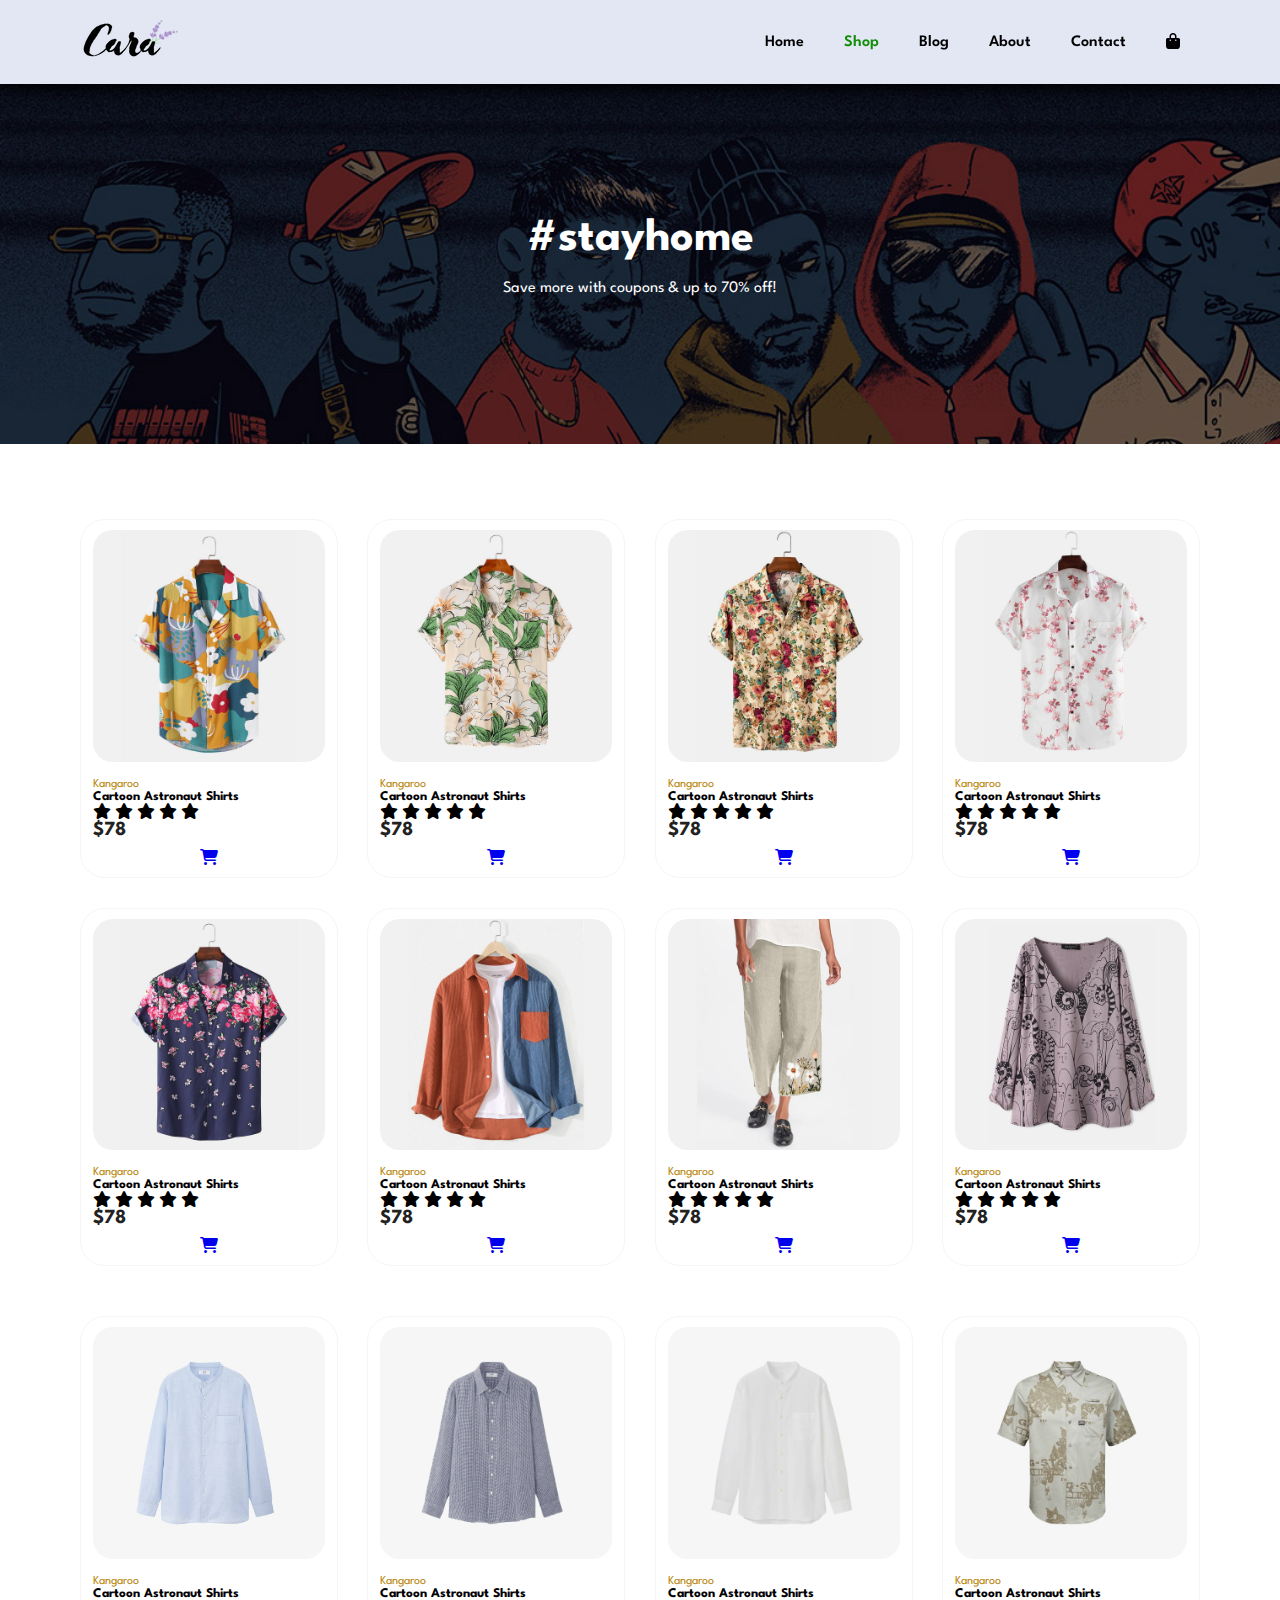
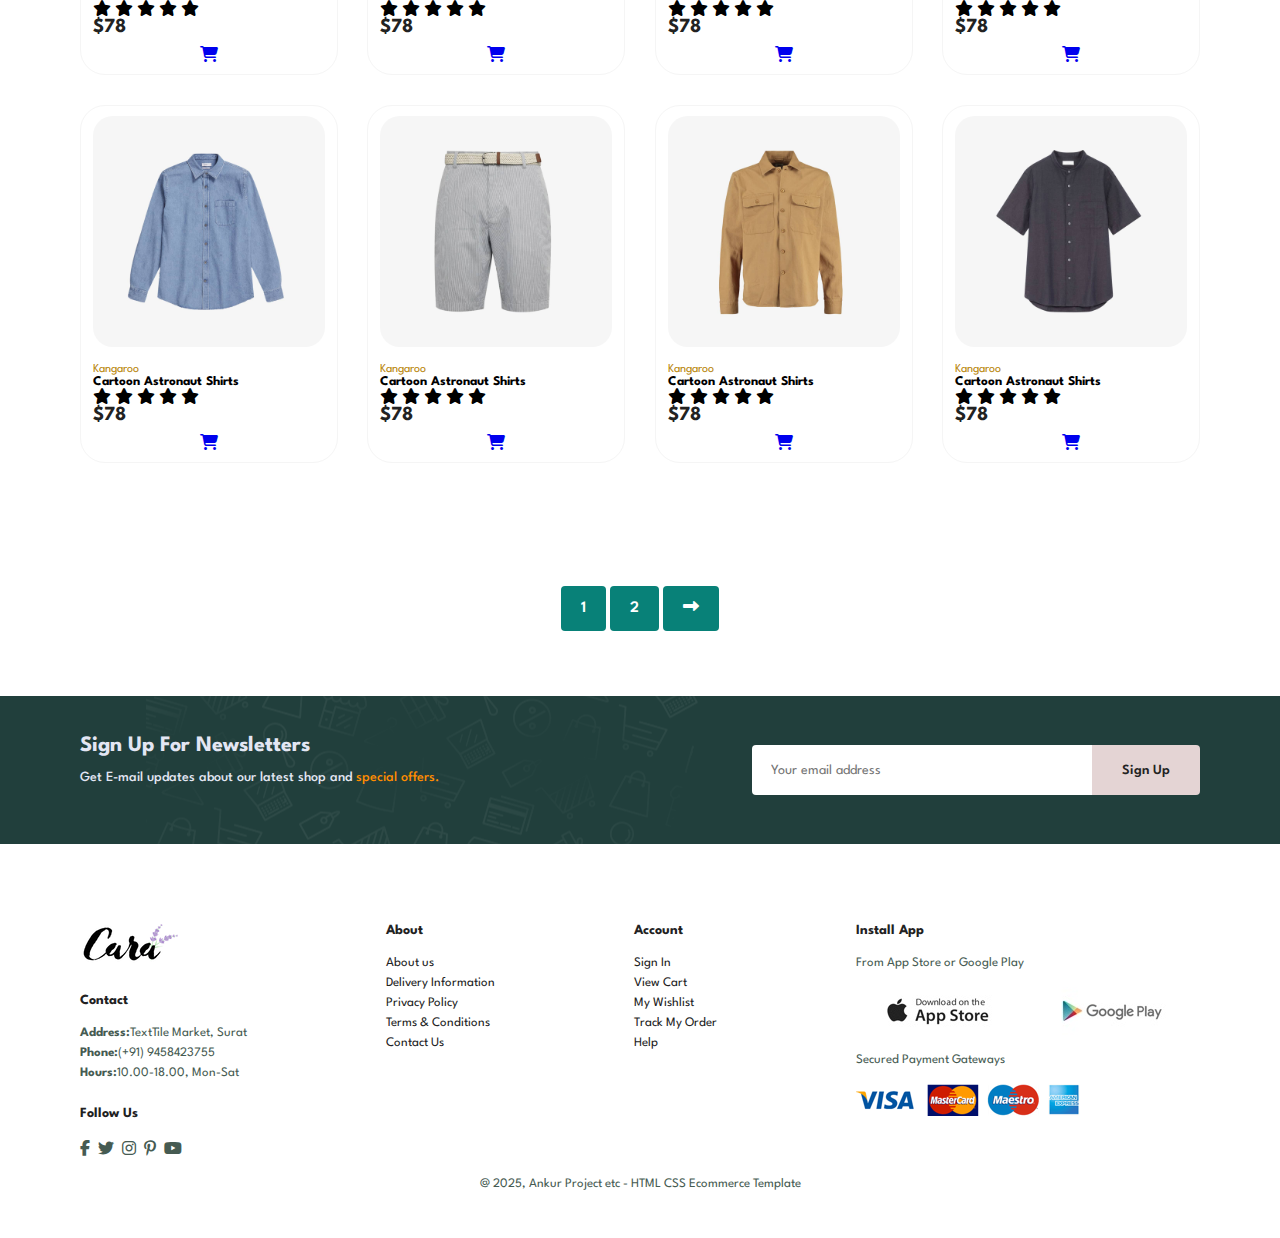
<file: shop.html>
<!DOCTYPE html>
<html lang="en">
<head>
    <meta charset="UTF-8">
    <meta http-equiv="X-UA-Compatible" content="IE=edge">
    <meta name="viewport" content="width=device-width, initial-scale=1.0">
    <title>Rent Karlo</title>
    <link rel="stylesheet" href="style.css">
    <link rel="stylesheet" href="https://cdnjs.cloudflare.com/ajax/libs/font-awesome/6.5.0/css/all.min.css" />
</head>

<body>
    <section id="header">
        <a href="#"><img src="img/logo.png" class="logo" alt="Logo"></a>

        <div>
            <ul id="navbar">
                <li><a href="index.html">Home</a></li>
                <li><a class="active" href="shop.html">Shop</a></li>
                <li><a href="blog.html">Blog</a></li>
                <li><a href="about.html">About</a></li>
                <li><a href="contact.html">Contact</a></li>
                <li id="lg-bag"><a href="cart.html"><i class="fas fa-bag-shopping"></i></a></li>
                <a href="#" id="close"><i class="fas fa-times" style="color: rgb(36, 32, 32);"></i></a>
            </ul>
        </div>
        <div id="mobile">
            <a href="cart.html"><i class="fas fa-shopping-bag" style="color: rgb(36, 32, 32);"></i></a>
            <i id="bar" class="fas fa-outdent"></i>
        </div>
    </section>

    <section id="page-header">
        <h2>#stayhome</h2>
        <p>Save more with coupons & up to 70% off!</p>
    </section>

    <section  id="product1" class="section-p1">
        <div class="pro-container">
        <div class="pro" onclick="window.location.href='sproduct.html'">
            <img src="img/products/f1.jpg" alt="">
            <div class="des">

                <span>Kangaroo</span>
                <h5>Cartoon Astronaut Shirts</h5>
                <div class="star">
                    <i class="fas fa-star"></i>
                    <i class="fas fa-star"></i>
                    <i class="fas fa-star"></i>
                    <i class="fas fa-star"></i>
                    <i class="fas fa-star"></i>
                </div>
                <h4>$78</h4>
            </div>
            <a href="#"><i class="fas fa-shopping-cart"></i></a>
        </div>
        <div class="pro">
            <img src="img/products/f2.jpg" alt="">
            <div class="des">

                <span>Kangaroo</span>
                <h5>Cartoon Astronaut Shirts</h5>
                <div class="star">
                    <i class="fas fa-star"></i>
                    <i class="fas fa-star"></i>
                    <i class="fas fa-star"></i>
                    <i class="fas fa-star"></i>
                    <i class="fas fa-star"></i>
                </div>
                <h4>$78</h4>
            </div>
            <a href="#"><i class="fas fa-shopping-cart"></i></a>
        </div>
        <div class="pro">
            <img src="img/products/f3.jpg" alt="">
            <div class="des">

                <span>Kangaroo</span>
                <h5>Cartoon Astronaut Shirts</h5>
                <div class="star">
                    <i class="fas fa-star"></i>
                    <i class="fas fa-star"></i>
                    <i class="fas fa-star"></i>
                    <i class="fas fa-star"></i>
                    <i class="fas fa-star"></i>
                </div>
                <h4>$78</h4>
            </div>
            <a href="#"><i class="fas fa-shopping-cart"></i></a>
        </div>
        <div class="pro">
            <img src="img/products/f4.jpg" alt="">
            <div class="des">

                <span>Kangaroo</span>
                <h5>Cartoon Astronaut Shirts</h5>
                <div class="star">
                    <i class="fas fa-star"></i>
                    <i class="fas fa-star"></i>
                    <i class="fas fa-star"></i>
                    <i class="fas fa-star"></i>
                    <i class="fas fa-star"></i>
                </div>
                <h4>$78</h4>
            </div>
            <a href="#"><i class="fas fa-shopping-cart"></i></a>
        </div>
        <div class="pro">
            <img src="img/products/f5.jpg" alt="">
            <div class="des">

                <span>Kangaroo</span>
                <h5>Cartoon Astronaut Shirts</h5>
                <div class="star">
                    <i class="fas fa-star"></i>
                    <i class="fas fa-star"></i>
                    <i class="fas fa-star"></i>
                    <i class="fas fa-star"></i>
                    <i class="fas fa-star"></i>
                </div>
                <h4>$78</h4>
            </div>
            <a href="#"><i class="fas fa-shopping-cart"></i></a>
        </div>
        <div class="pro">
            <img src="img/products/f6.jpg" alt="">
            <div class="des">

                <span>Kangaroo</span>
                <h5>Cartoon Astronaut Shirts</h5>
                <div class="star">
                    <i class="fas fa-star"></i>
                    <i class="fas fa-star"></i>
                    <i class="fas fa-star"></i>
                    <i class="fas fa-star"></i>
                    <i class="fas fa-star"></i>
                </div>
                <h4>$78</h4>
            </div>
            <a href="#"><i class="fas fa-shopping-cart"></i></a>
        </div>
        <div class="pro">
            <img src="img/products/f7.jpg" alt="">
            <div class="des">

                <span>Kangaroo</span>
                <h5>Cartoon Astronaut Shirts</h5>
                <div class="star">
                    <i class="fas fa-star"></i>
                    <i class="fas fa-star"></i>
                    <i class="fas fa-star"></i>
                    <i class="fas fa-star"></i>
                    <i class="fas fa-star"></i>
                </div>
                <h4>$78</h4>
            </div>
            <a href="#"><i class="fas fa-shopping-cart"></i></a>
        </div>
        <div class="pro">
            <img src="img/products/f8.jpg" alt="">
            <div class="des">

                <span>Kangaroo</span>
                <h5>Cartoon Astronaut Shirts</h5>
                <div class="star">
                    <i class="fas fa-star"></i>
                    <i class="fas fa-star"></i>
                    <i class="fas fa-star"></i>
                    <i class="fas fa-star"></i>
                    <i class="fas fa-star"></i>
                </div>
                <h4>$78</h4>
            </div>
            <a href="#"><i class="fas fa-shopping-cart"></i></a>
        </div>
        
        
        <div class="pro-container">
        <div class="pro">
            <img src="img/products/n1.jpg" alt="">
            <div class="des">

                <span>Kangaroo</span>
                <h5>Cartoon Astronaut Shirts</h5>
                <div class="star">
                    <i class="fas fa-star"></i>
                    <i class="fas fa-star"></i>
                    <i class="fas fa-star"></i>
                    <i class="fas fa-star"></i>
                    <i class="fas fa-star"></i>
                </div>
                <h4>$78</h4>
            </div>
            <a href="#"><i class="fas fa-shopping-cart"></i></a>
        </div>
        <div class="pro">
            <img src="img/products/n2.jpg" alt="">
            <div class="des">

                <span>Kangaroo</span>
                <h5>Cartoon Astronaut Shirts</h5>
                <div class="star">
                    <i class="fas fa-star"></i>
                    <i class="fas fa-star"></i>
                    <i class="fas fa-star"></i>
                    <i class="fas fa-star"></i>
                    <i class="fas fa-star"></i>
                </div>
                <h4>$78</h4>
            </div>
            <a href="#"><i class="fas fa-shopping-cart"></i></a>
        </div>
        <div class="pro">
            <img src="img/products/n3.jpg" alt="">
            <div class="des">

                <span>Kangaroo</span>
                <h5>Cartoon Astronaut Shirts</h5>
                <div class="star">
                    <i class="fas fa-star"></i>
                    <i class="fas fa-star"></i>
                    <i class="fas fa-star"></i>
                    <i class="fas fa-star"></i>
                    <i class="fas fa-star"></i>
                </div>
                <h4>$78</h4>
            </div>
            <a href="#"><i class="fas fa-shopping-cart"></i></a>
        </div>
        <div class="pro">
            <img src="img/products/n4.jpg" alt="">
            <div class="des">

                <span>Kangaroo</span>
                <h5>Cartoon Astronaut Shirts</h5>
                <div class="star">
                    <i class="fas fa-star"></i>
                    <i class="fas fa-star"></i>
                    <i class="fas fa-star"></i>
                    <i class="fas fa-star"></i>
                    <i class="fas fa-star"></i>
                </div>
                <h4>$78</h4>
            </div>
            <a href="#"><i class="fas fa-shopping-cart"></i></a>
        </div>
        <div class="pro">
            <img src="img/products/n5.jpg" alt="">
            <div class="des">

                <span>Kangaroo</span>
                <h5>Cartoon Astronaut Shirts</h5>
                <div class="star">
                    <i class="fas fa-star"></i>
                    <i class="fas fa-star"></i>
                    <i class="fas fa-star"></i>
                    <i class="fas fa-star"></i>
                    <i class="fas fa-star"></i>
                </div>
                <h4>$78</h4>
            </div>
            <a href="#"><i class="fas fa-shopping-cart"></i></a>
        </div>
        <div class="pro">
            <img src="img/products/n6.jpg" alt="">
            <div class="des">

                <span>Kangaroo</span>
                <h5>Cartoon Astronaut Shirts</h5>
                <div class="star">
                    <i class="fas fa-star"></i>
                    <i class="fas fa-star"></i>
                    <i class="fas fa-star"></i>
                    <i class="fas fa-star"></i>
                    <i class="fas fa-star"></i>
                </div>
                <h4>$78</h4>
            </div>
            <a href="#"><i class="fas fa-shopping-cart"></i></a>
        </div>
        <div class="pro">
            <img src="img/products/n7.jpg" alt="">
            <div class="des">

                <span>Kangaroo</span>
                <h5>Cartoon Astronaut Shirts</h5>
                <div class="star">
                    <i class="fas fa-star"></i>
                    <i class="fas fa-star"></i>
                    <i class="fas fa-star"></i>
                    <i class="fas fa-star"></i>
                    <i class="fas fa-star"></i>
                </div>
                <h4>$78</h4>
            </div>
            <a href="#"><i class="fas fa-shopping-cart"></i></a>
        </div>
        <div class="pro">
            <img src="img/products/n8.jpg" alt="">
            <div class="des">

                <span>Kangaroo</span>
                <h5>Cartoon Astronaut Shirts</h5>
                <div class="star">
                    <i class="fas fa-star"></i>
                    <i class="fas fa-star"></i>
                    <i class="fas fa-star"></i>
                    <i class="fas fa-star"></i>
                    <i class="fas fa-star"></i>
                </div>
                <h4>$78</h4>
            </div>
            <a href="#"><i class="fas fa-shopping-cart"></i></a>
        </div>
        </div>
    </section>

    <section id="pagination" class="section-p1 section-m1">
        <a href="#">1</a>
        <a href="#">2</a>
        <a href="#"><i class="fas fa-long-arrow-alt-right"></i></a>

    </section>

    <section id="newsletter" class="section-p1 section-m1">
        <div class="newstext">
            <h4>Sign Up For Newsletters</h4>
            <p>Get E-mail updates about our latest shop and <span>special offers.</span></p>
        </div>
        <div class="form">
            <input type="text" placeholder="Your email address">
            <button class="normal">Sign Up</button>  
        </div>

    </section>

    <footer class="section-p1">
        <div class="col">
            <img class="logo" src="img/logo.png" alt="">
            <h4>Contact</h4>
            <p><strong>Address:</strong>TextTile Market, Surat</p>
            <p><strong>Phone:</strong>(+91) 9458423755</p>
            <p><strong>Hours:</strong>10.00-18.00, Mon-Sat</p>
            <div class="follow">
                <h4>Follow Us</h4>
                <div class="icon">
                    <i class="fab fa-facebook-f"></i>
                    <i class="fab fa-twitter"></i>
                    <i class="fab fa-instagram"></i>
                    <i class="fab fa-pinterest-p"></i>
                    <i class="fab fa-youtube"></i>
                </div>
            </div>
        </div>
        <div class="col">
            <h4>About</h4>
            <a href="#">About us</a>
            <a href="#">Delivery Information</a>
            <a href="#">Privacy Policy</a>
            <a href="#">Terms & Conditions</a>
            <a href="#">Contact Us</a>
        </div>
        <div class="col">
            <h4>Account</h4>
            <a href="#">Sign In</a>
            <a href="#">View Cart</a>
            <a href="#">My Wishlist</a>
            <a href="#">Track My Order</a>
            <a href="#">Help</a>
        </div>
        <div class="col install">
            <h4>Install App</h4>
            <p>From App Store or Google Play</p>
            <div class="row">
                <img src="img/pay/app.jpg">
                <img src="img/pay/play.jpg">
            </div>
            <p>Secured Payment Gateways </p>
            <img src="img/pay/pay.png">
        </div>

        <div class="copyright">
        <p>@ 2025, Ankur Project etc - HTML CSS Ecommerce Template</p>
        </div>
    </footer>

    



    <script src="script.js"></script>
</body>
</html>
</file>
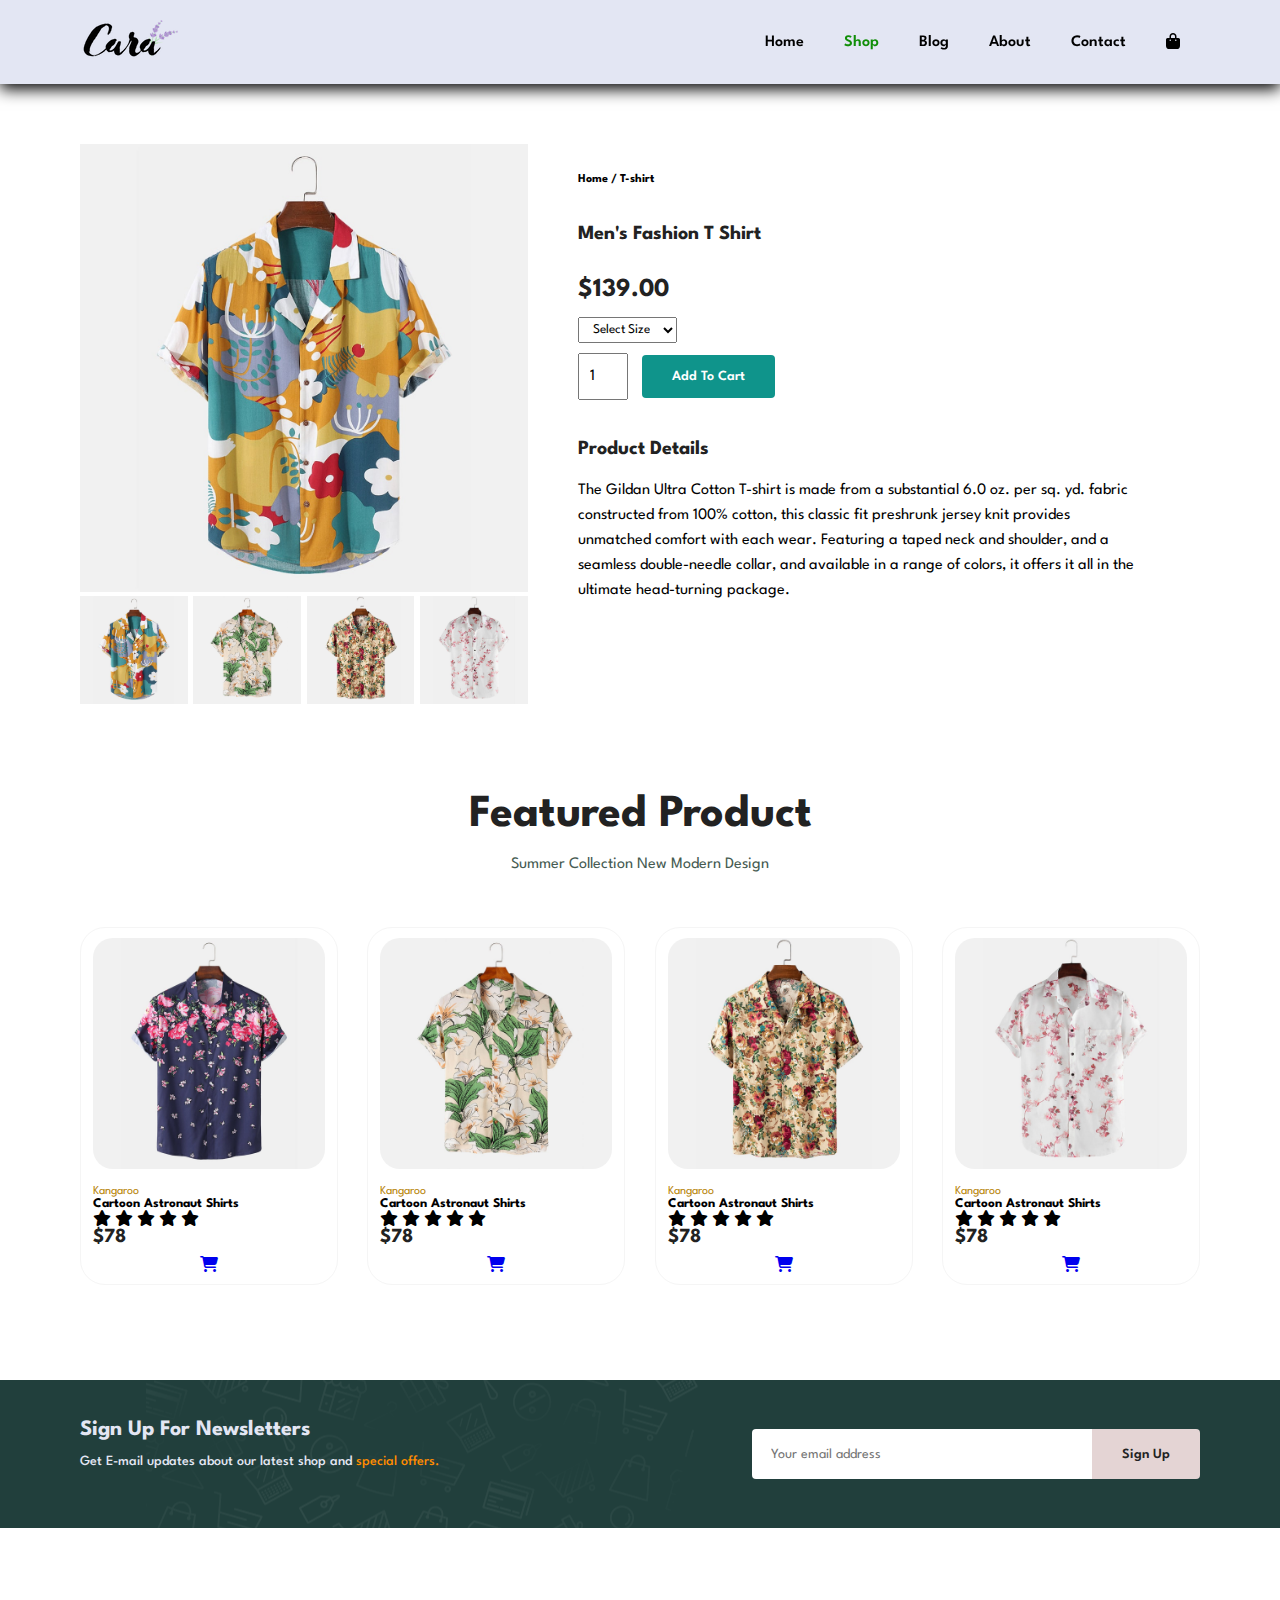
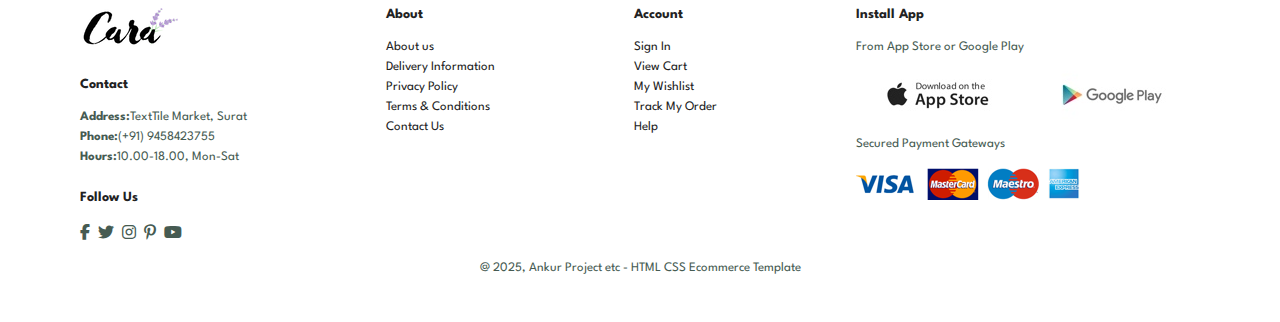
<file: sproduct.html>
<!DOCTYPE html>
<html lang="en">
<head>
    <meta charset="UTF-8">
    <meta http-equiv="X-UA-Compatible" content="IE=edge">
    <meta name="viewport" content="width=device-width, initial-scale=1.0">
    <title>Rent Karlo</title>
    <link rel="stylesheet" href="style.css">
    <link rel="stylesheet" href="https://cdnjs.cloudflare.com/ajax/libs/font-awesome/6.5.0/css/all.min.css" />
</head>

<body>
    <section id="header">
        <a href="#"><img src="img/logo.png" class="logo" alt="Logo"></a>

        <div>
            <ul id="navbar">
                <li><a href="index.html">Home</a></li>
                <li><a class="active" href="shop.html">Shop</a></li>
                <li><a href="blog.html">Blog</a></li>
                <li><a href="about.html">About</a></li>
                <li><a href="contact.html">Contact</a></li>
                <li id="lg-bag"><a href="cart.html"><i class="fas fa-bag-shopping"></i></a></li>
                <a href="#" id="close"><i class="fas fa-times" style="color: rgb(36, 32, 32);"></i></a>
            </ul>
        </div>
        <div id="mobile">
            <a href="cart.html"><i class="fas fa-shopping-bag" style="color: rgb(36, 32, 32);"></i></a>
            <i id="bar" class="fas fa-outdent"></i>
        </div>
    </section>

    <section id="prodetails" class="section-p1">
        <div class="single-pro-image">
            <img src="img/products/f1.jpg" width="100%" id="MainImg" >
        
            <div class="small-img-group">
                <div class="small-img-col">
                    <img src="img/products/f1.jpg" width="100%" class="small-img" >
                </div>
                <div class="small-img-col">
                    <img src="img/products/f2.jpg" width="100%" class="small-img" >
                </div>
                <div class="small-img-col">
                    <img src="img/products/f3.jpg" width="100%" class="small-img">
                </div>
                <div class="small-img-col">
                    <img src="img/products/f4.jpg" width="100%" class="small-img" >
                </div>
            </div>
        </div>

        <div class="single-pro-details">
            <h6>Home / T-shirt</h6>
            <h4>Men's Fashion T Shirt</h4>
            <h2>$139.00</h2>
            <select>
                <option>Select Size</option>
                <option>Medium</option>
                <option>Large</option>
                <option>XL</option>
                <option>XXL</option>
            </select>
            <input type="number" value="1">
            <button class="normal">Add To Cart</button>
            <h4>Product Details</h4>
            <span>The Gildan Ultra Cotton T-shirt is made from a substantial 6.0 oz. per
                sq. yd. fabric constructed from 100% cotton, this classic fit preshrunk
                jersey knit provides unmatched comfort with each wear. Featuring a taped 
                neck and shoulder, and a seamless double-needle collar, and available in 
                a range of colors, it offers it all in the ultimate head-turning package.</span>
        </div>
    </section>

    <section  id="product1" class="section-p1">
        <h2>Featured Product</h2>
        <p>Summer Collection New Modern Design</p>
        <div class="pro-container">
        <div class="pro">
            <img src="img/products/f5.jpg" alt="">
            <div class="des">

                <span>Kangaroo</span>
                <h5>Cartoon Astronaut Shirts</h5>
                <div class="star">
                    <i class="fas fa-star"></i>
                    <i class="fas fa-star"></i>
                    <i class="fas fa-star"></i>
                    <i class="fas fa-star"></i>
                    <i class="fas fa-star"></i>
                </div>
                <h4>$78</h4>
            </div>
            <a href="#"><i class="fas fa-shopping-cart"></i></a>
        </div>
        <div class="pro">
            <img src="img/products/f2.jpg" alt="">
            <div class="des">

                <span>Kangaroo</span>
                <h5>Cartoon Astronaut Shirts</h5>
                <div class="star">
                    <i class="fas fa-star"></i>
                    <i class="fas fa-star"></i>
                    <i class="fas fa-star"></i>
                    <i class="fas fa-star"></i>
                    <i class="fas fa-star"></i>
                </div>
                <h4>$78</h4>
            </div>
            <a href="#"><i class="fas fa-shopping-cart"></i></a>
        </div>
        <div class="pro">
            <img src="img/products/f3.jpg" alt="">
            <div class="des">

                <span>Kangaroo</span>
                <h5>Cartoon Astronaut Shirts</h5>
                <div class="star">
                    <i class="fas fa-star"></i>
                    <i class="fas fa-star"></i>
                    <i class="fas fa-star"></i>
                    <i class="fas fa-star"></i>
                    <i class="fas fa-star"></i>
                </div>
                <h4>$78</h4>
            </div>
            <a href="#"><i class="fas fa-shopping-cart"></i></a>
        </div>
        <div class="pro">
            <img src="img/products/f4.jpg" alt="">
            <div class="des">

                <span>Kangaroo</span>
                <h5>Cartoon Astronaut Shirts</h5>
                <div class="star">
                    <i class="fas fa-star"></i>
                    <i class="fas fa-star"></i>
                    <i class="fas fa-star"></i>
                    <i class="fas fa-star"></i>
                    <i class="fas fa-star"></i>
                </div>
                <h4>$78</h4>
            </div>
            <a href="#"><i class="fas fa-shopping-cart"></i></a>
        </div>
        </div>
    </section>

    <section id="newsletter" class="section-p1 section-m1">
        <div class="newstext">
            <h4>Sign Up For Newsletters</h4>
            <p>Get E-mail updates about our latest shop and <span>special offers.</span></p>
        </div>
        <div class="form">
            <input type="text" placeholder="Your email address">
            <button class="normal">Sign Up</button>  
        </div>

    </section>

    <footer class="section-p1">
        <div class="col">
            <img class="logo" src="img/logo.png" alt="">
            <h4>Contact</h4>
            <p><strong>Address:</strong>TextTile Market, Surat</p>
            <p><strong>Phone:</strong>(+91) 9458423755</p>
            <p><strong>Hours:</strong>10.00-18.00, Mon-Sat</p>
            <div class="follow">
                <h4>Follow Us</h4>
                <div class="icon">
                    <i class="fab fa-facebook-f"></i>
                    <i class="fab fa-twitter"></i>
                    <i class="fab fa-instagram"></i>
                    <i class="fab fa-pinterest-p"></i>
                    <i class="fab fa-youtube"></i>
                </div>
            </div>
        </div>
        <div class="col">
            <h4>About</h4>
            <a href="#">About us</a>
            <a href="#">Delivery Information</a>
            <a href="#">Privacy Policy</a>
            <a href="#">Terms & Conditions</a>
            <a href="#">Contact Us</a>
        </div>
        <div class="col">
            <h4>Account</h4>
            <a href="#">Sign In</a>
            <a href="#">View Cart</a>
            <a href="#">My Wishlist</a>
            <a href="#">Track My Order</a>
            <a href="#">Help</a>
        </div>
        <div class="col install">
            <h4>Install App</h4>
            <p>From App Store or Google Play</p>
            <div class="row">
                <img src="img/pay/app.jpg">
                <img src="img/pay/play.jpg">
            </div>
            <p>Secured Payment Gateways </p>
            <img src="img/pay/pay.png">
        </div>

        <div class="copyright">
        <p>@ 2025, Ankur Project etc - HTML CSS Ecommerce Template</p>
        </div>
    </footer>

    <script>
        var MainImg = document.getElementById("MainImg");
        var smallimg = document.getElementsByClassName("small-img");

        smallimg[0].onclick = function(){
            MainImg.src = smallimg[0].src;
        }
        smallimg[1].onclick = function(){
            MainImg.src = smallimg[1].src;
        }
        smallimg[2].onclick = function(){
            MainImg.src = smallimg[2].src;
        }
        smallimg[3].onclick = function(){
            MainImg.src = smallimg[3].src;
        }
    </script>

    <script src="script.js"></script>
</body>
</html>
</file>
<file: style.css>
@import url("https://fonts.googleapis.com/css2?family=Spartan:wght@100;200;300;400;500;600;700;800;900&display=swap");
* {
  margin: 0;
  padding: 0;
  box-sizing: border-box;
  font-family: "Spartan", sans-serif;
}

html {
  scroll-behavior: smooth;
}

/* Global Styles */

h1 {
  font-size: 50px;
  line-height: 64px;
  color: #222;
}

h2 {
  font-size: 46px;
  line-height: 54px;
  color: #222;
}

h4 {
  font-size: 20px;
  color: #222;
}

h6 {
  font-weight: 700;
  font-size: 12px;
}

p {
  font-size: 16px;
  color: #465b52;
  margin: 15px 0 20px 0;
}

.section-p1 {
  padding: 40px 80px;
}

.section-m1 {
  margin: 40px 0;
}

button.normal{
    font-size: 14px;
    font-weight: 600;
    padding: 15px 30px;
    color:#222;
    background-color:#e3e6f3;
    border-radius: 4px;
    cursor: pointer;
    border: none;
    outline: none;
    transition: 0.2s;
}

button.white{
    font-size: 13px;
    font-weight: 600;
    padding: 11px 18px;
    color:#e4d4d4;
    background-color:transparent;
    cursor: pointer;
    border: 1px solid #e3e6f3;
    outline: none;
    transition: 0.2s;
}

body {
  width: 100%;
}

#header {
    display: flex;
    align-items: center;
    justify-content: space-between ;
    padding: 20px 80px;
    background: #e3e6f3;
    box-shadow: 0 5px 15px black;
    z-index: 999;
    position: sticky;
    top: 0;
    left: 0;
}

#navbar{
    display: flex;
    align-items: center;
    justify-content: center;
    position: relative;
}

#navbar li{
    list-style : none;
    padding: 0 20px;
}

#navbar li a{
    text-decoration: none;
    font-size: 16px;
    font-weight: 600;
    color: black;
    transition: 0.3s ease
}

#navbar li a:hover, 
#navbar li a.active{
    color: rgb(16, 142, 7);
}

#navbar li a.active::after, 
#navbar li a:hover::after{
    content:"";
    width: 30%;
    height: 2px;
    background: brgb(93, 189, 218);
    position: absolute;
    bottom: -4px;
    left: 20px;
}

#mobile{
    display: none;
    align-items: center;
}

#close{
    display: none;
}



#hero{
    background-image: url("img/hero4.png") ;
    height: 90vh;
    width: 100%;
    background-size: cover;
    background-position: top 25% right 0;
    padding: 0 80px;
    display: flex;
    flex-direction: column;
    align-items: flex-start;
    justify-content: center;

}

#hero h4{
    padding-bottom: 15px;
}

#hero h1{
    color: rgb(24, 123, 54);
}

#hero button{
    background-image: url(img/button.png);
    background-color: transparent;
    color: #088178;
    border: 0;
    padding: 14px 80px 14px 65px;
    background-repeat: no-repeat;
    cursor: pointer;
    font-weight: 700;
    font-size: 15px;
}

#feature{
    display: flex;
    align-items: center;
    justify-content: space-between;
    flex-wrap: wrap;
}

#feature .fe-box{
    width: 150px;
    text-align: center;
    padding: 25px 15px;
    box-shadow: 20px 20px 34px rgba(0,0,0,0.03);
    border: 1px solid whitesmoke;
    border-radius: 1px;
    margin: 15px 0;
}


#feature .fe-box:hover{
    box-shadow: 10px 10px 54px rgb(94, 83, 83);
}

#feature .fe-box img{
    width: 100%;
    margin-bottom: 10px ;
}

#feature .fe-box h6{
    display: inline-block;
    padding: 9px 8px 6px 8px;
    line-height: 1;
    border-radius: 4px;
    color:#e4eaed;
    background-color:rgb(30, 28, 28);
}

#product1 {
    text-align: center;
}

#product1 .pro-container{
    display: flex;
    justify-content: space-between;
    padding-top: 20px;
    flex-wrap: wrap;
}

#product1 .pro{
    width: 23%;
    min-width: 250px;
    padding: 10px 12px;
    border: 1px solid whitesmoke;
    border-radius: 25px;
    cursor: pointer;
    margin: 15px 0;
    transition: 0.2s ease;
}

#product1 .pro:hover{
    box-shadow: 10px 10px 30px rgb(128, 99, 99);
}

#product1 .pro img{
    width: 100%;
    border-radius: 20px;
}

#product1 .pro .des{
    text-align: start;
    padding: 10px 0;
}

#product1 .pro .des span{
    color: darkgoldenrod;
    font-size: 12px;
}

#banner{
    display: flex;
    flex-direction: column;
    justify-content: center;
    align-items: center;
    text-align: center;
    background-image: url("img/banner/b2.jpg");
    width: 100%;
    height: 40vh;
    background-size:cover ;
    background-position: center;
}

#banner h4{
    color:#e3e6f3;
    font-size: 16px;
}

#banner h2{
    color: #e3e6f3;
    font-size: 30px;
    padding:10px 0
}

#banner h2 span{
    color: #c92e2e;
}

#banner button:hover {
    background: #0be6d0;
    color: #e3e6f3;
}

#sm-banner{
    display: flex;
    justify-content: space-between;
    flex-wrap: wrap;
}

#sm-banner .banner-box{
    display: flex;
    flex-direction: column;
    justify-content: center;
    align-items: flex-start;
    background-image: url("img/banner/b17.jpg");
    min-width: 550px;
    height: 50vh;
    background-size:cover ;
    background-position: center;
    padding: 30px;
}

#sm-banner .banner-box2{
    display: flex;
    flex-direction: column;
    justify-content: center;
    align-items: flex-start;
    background-image: url("img/banner/b10.jpg");
    min-width: 550px;
    height: 50vh;
    background-size:cover ;
    background-position: center;
    padding: 30px;
}

#sm-banner h4{
    color: #e3e6f3;
    font-size: 20px;
    font-weight: 300;
}

#sm-banner h2{
    color: #e3e6f3;
    font-size: 28px;
    font-weight: 800;
}

#sm-banner span{
    color: #e3e6f3;
    font-size: 14px;
    font-weight: 500;
    padding-bottom: 15px;
}

#sm-banner .banner-box:hover button{
    background: #088178;
    border: 1px solid #088178;
}

#banner3 .banner-box{
    display: flex;
    flex-direction: column;
    justify-content: center;
    align-items: flex-start;
    background-image: url("img/banner/b7.jpg");
    min-width: 30%;
    height: 30vh;
    background-size:cover ;
    background-position: center;
    padding: 20px;
    margin-bottom: 20px;
}

#banner3 .banner-box2{
    background-image: url("img/banner/b4.jpg");
}

#banner3 .banner-box3{
    background-image: url("img/banner/b18.jpg");
}

#banner3 h2{
    color: #e3e6f3;
    font-weight: 900;
    font-size: 22px;
}

#banner3 h3{
    color: #d51d10;
    font-weight: 800;
    font-size: 15px;
}

#banner3{
    display: flex;
    justify-content: space-between;
    flex-wrap: wrap;
    padding: 0 80px;
}

#newsletter{
    display: flex;
    justify-content: space-between;
    flex-wrap: wrap;
    align-items: center;
    background-image: url("img/banner/b14.png");
    background-repeat: no-repeat;
    background-position: 20% 30%;
    background-color: #213f3c;
}

#newsletter h4{
    font-size: 22px;
    font-weight: 700;
    color: #e3e6f3;
}

#newsletter p{
    font-size: 14px;
    font-weight: 500;
    color: #e3e6f3;
}
#newsletter p span{
    color:darkorange;
}

#newsletter input{
    height : 3.125rem;
    padding : 0 1.25em;
    font-size: 14px;
    width: 100%;
    border: 1px solid transparent;
    border-radius: 4px;
    outline: none;
    border-top-right-radius: 0;
    border-bottom-right-radius: 0;
}

#newsletter button{
    background-color: #e4d4d4;
    white-space: nowrap;
    border-top-left-radius: 0;
    border-bottom-left-radius: 0;
}

#newsletter .form{
    display: flex;
    width: 40%
}

footer{
    display: flex;
    justify-content: space-between;
    flex-wrap: wrap;
}


footer .col{
    display: flex;
    flex-direction: column;
    align-items: flex-start;
    margin-bottom: 20px;
}

footer .logo{
    margin-bottom: 30px;
}

footer h4{
    font-size: 14px;
    padding-bottom: 20px;
}

footer p{
    font-size: 13px;
    margin: 0 0 8px 0;
}

footer a{
    font-size: 13px;
    text-decoration: none;
    color: #222;
    margin: 0 0 8px 0;
}

footer .follow{
 margin-top: 20px;
}

footer .follow i{
    color: #465b52;
    padding-right: 4px;
    cursor: pointer;
}

footer .install .row img{
    border:#0b8f86;
    border-radius: 6px;
}

footer .install img{
    margin: 10px 0 15px 0;
}

footer .follow i:hover, 
footer a:hover{
    color: #088178;
}

.copyright{
    width: 100%;
    text-align: center;
}




/* shop page*/
#page-header{
    background-image: url("img/banner/b1.jpg");
    width: 100%;
    height: 40vh;
    background-size: cover;
    display: flex;
    justify-content: center;
    text-align: center;
    flex-direction: column;
    padding: 14px;
}

#page-header h2, 
#page-header p{
    color: white;
}

#pagination{
    text-align: center;
}

#pagination a{
    text-decoration: none;
    background-color: #088178;
    padding: 15px 20px;
    border-radius: 4px;
    color: #fff;
    font-weight: 600;
}

/* Single product */
#prodetails{
    display: flex;
    margin-top: 20px;
}


#prodetails .single-pro-image{
    width: 40%;
    margin-right: 50px;
}

.small-img-group{
    display: flex;
    justify-content: space-between;
}

.small-img-col{
    flex-basis: 24%;
    cursor: pointer;
}

#prodetails .single-pro-details{
    width: 50%;
    padding-top: 30px;
}

#prodetails .single-pro-details h4{
    padding: 40px 0 20px 0;
}

#prodetails .single-pro-details h2{
    font-size: 26px;
}

#prodetails .single-pro-details select{
    display: block;
    padding: 5px 10px;
    margin-bottom: 10px;
}

#prodetails .single-pro-details input{
    width: 50px;
    height: 47px;
    padding-left: 10px;
    font-size: 16px;
    margin-right: 10px;
}

#prodetails .single-pro-details button{
    background: #0f948b;
    color: white;
}

#prodetails .single-pro-details input:focus{
    outline: none;
}
#prodetails .single-pro-details span{
    line-height: 25px;
}

/* Blog Page */

#page-header.blog-header{
    background-image: url("img/banner/b19.jpg");
}

#blog{
    padding: 150px 150px 0 150px;
}

#blog .blog-box{
    display: flex;
    align-items: center;
    width: 100%;
    position: relative;
    padding-bottom: 90px;
}

#blog .blog-img{
    width: 50%;
    margin-right: 40px;
}

#blog img{
    width: 100%;
    height: 300px;
    object-fit: cover;
}

#blog .blog-details{
    width: 50%;
}

#blog .blog-details a{
    text-decoration: none;
    font-size: 11px;
    color: black;
    font-weight: 700;
    position: relative;
    transition: 0.3s;
}

#blog .blog-details a::after{
    content:"" ;
    width: 50px;
    height: 1px;
    background-color: #222;
    position: absolute;
    top: 4px;
    right: -60px;
}

#blog .blog-details a:hover{
    color: #0be6d0;
}

#blog .blog-details a:hover::after{
    background-color: #0be6d0;
}

#blog .blog-box h1 {
    position: absolute;
    top: -40px;
    left: 0;
    font-size: 70px;
    font-weight: 700;
    color: #c9cbce;
    z-index: -9;
}


/* about page  */

#page-header.about-header{
    background-image: url("img/about/banner.png");
}

#about-head{
    display: flex;
    align-items: center;
}

#about-head img {
    width: 50%;
    height: auto;
}

#about-head div {
    padding-left: 40px;
}

#about-app {
    text-align: center;
}

#about-app .video{
    width: 70%;
    height: 100%;
    margin: 30px auto 0 auto;
}

#about-app .video video{
    width: 100%;
    height: 100%;
    border-radius: 20px;
}

/* Contact Page  */

#contact-details{
    display: flex;
    align-items: center;
    justify-content: space-between;
}

#contact-details .details{
    width: 40%;
}

#contact-details .details span,
#form-details form{
    font-size: 12px;
}

#contact-details .details h2,
#form-details h2{
    font-size: 26px ;
    line-height: 35px;
    padding: 20px 0;
}

#contact-details .details h3{
    font-size: 16px ;
    padding-bottom: 15px;
}

#contact-details .details li{
    list-style: none;
    display: flex;
    padding: 10px 0;
}

#contact-details .details li i{
    font-size: 14px;
    padding-right: 22px;
}

#contact-details .details li p{
    font-size: 14px;
    margin: 0;
}

#contact-details .map{
    width: 55%;
    height: 400px;
}

#contact-details .map iframe{
    width: 100%;
    height: 100%;
}


/* Form details  */
#form-details{
    display: flex;
    justify-content: space-between;
    margin: 30px;
    padding: 80px;
    border: 1px solid;
}


#form-details form{
    width: 65%;
    display: flex;
    flex-direction: column;
    align-items: flex-start;
}

#form-details form input,
#form-details form textarea{
    width: 100%;
    padding: 12px 15px;
    outline: none;
    margin-bottom: 20px;
    border: 1px solid #e3e6f3;
}

#form-details form button{
    background-color: #2f9790;
    color: #e3e6f3;
}

#form-details .people div{
    padding-bottom: 25px;
    display: flex;
    align-items: flex-start;
}

#form-details .people div img{
    width: 65px;
    height: 65px;
    object-fit: cover;
    margin-right: 15px;
}

#form-details .people div p{
    margin: 0;
    font-size: 13px;
    line-height: 25px;
}

#form-details .people div p span{
    display: block;
    font-size: 16px;
    font-weight: 600;
    color: #222;
}

/* cart page  */
#cart table{
    width: 100%;
    border-collapse: collapse;
    table-layout: fixed;
    white-space: nowrap;
}
#cart table img{
    width: 70px;
}

#cart table td:nth-child(1){
    width: 100px;
    text-align: center ;
}
#cart table td:nth-child(2){
    width: 150px;
    text-align: center ;
}
#cart table td:nth-child(3){
    width: 250px;
    text-align: center ;
}
#cart table td:nth-child(4),
#cart table td:nth-child(5),
#cart table td:nth-child(6){
    width: 150px;
    text-align: center ;
}

#cart table td:nth-child(5) input{
    width: 70px;
    padding : 10px 5px 10px 15px;
}

#cart table thead{
    border: 1px solid #c9cbce;
    border-left: none;
    border-right: none;
}

#cart table thead td{
    font-weight: 700;
    text-transform: uppercase;
    font-size: 13px;
    padding: 18px 0;
}

#cart table tbody tr td{
    padding-top: 15px;
}

#cart table tbody td{
    font-size: 13px;
}

#cart-add{
    display: flex;
    flex-wrap: wrap;
    justify-content: space-between;
}

#coupon{
    width: 50%;
    margin-bottom: 30px;
}

#coupon h3,
#subtotal h3{
    padding-bottom: 15px;
}

#coupon input{
    padding: 10px 20px;
    outline: none;
    width: 60%;
    margin-right: 10px;
    border: 1px solid #c9cbce;
}

#coupon button,
#subtotal button{
    background-color: #2da39b;
    color: white;
    padding: 12px 20px;
}

#subtotal{
    width: 50%;
    margin-bottom: 30px;
    border: 1px solid rgb(25, 24, 24);
    padding: 30px;
}

#subtotal table{
    border-collapse: collapse;
    width: 100%;
    margin-bottom: 20px;
}

#subtotal table td{
    width: 50%;
    border: 1px solid rgb(30, 27, 27);
    padding: 10px;
    font-size: 13px;
}






/* start media querry */

@media(max-width:799px){
    .section-p1{
        padding: 30px 70px;
    }

    #navbar{
        display: flex;
        flex-direction: column;
        align-items: flex-start;
        justify-content: flex-start;
        position: fixed;
        top: 0;
        right: -300px;
        height: 100vh;
        width: 300px;
        background-color: #e3e6f3;
        box-shadow: 0 40px 60px black;
        padding: 80px 0 0 10px;
        transition: 0.3s;
    }

    #navbar.active{
        right: 0px;
    }

    #navbar li{
        margin-bottom: 25px;
    }

    #mobile{
    display: flex;
    align-items: center;
    }

    #mobile i{
        color: #222;
        font-size: 24px;
        padding-left: 20px;
    }

    #close{
        display: initial;
        position: absolute;
        top: 30px;
        left: 30px;
        color: #222;
        font-size: 24px;
    }

    #lg-bag{
        display: none;
    }

    #hero {
    height: 70vh;
    padding: 0 80px;
    background-position: top 30% right 30%;
    }

    #feature{
        justify-content: center;
    }
    #feature .fe-box{
        margin: 15px 15px;
    }
    
    #product1 .pro-container{
        justify-content: center;
    }
    #product1 .pro{
        margin: 10px;
    }

    #banner{
        height: 40vh;
    }
    
    #sm-banner .banner-box{
        min-width: 100%;
        height: 40vh;
    }

    #banner3{
        padding: 0 40px;
    }

    #banner3 .banner-box{
        width: 28%;
        height: 40vh;
    }

    #newsletter .form{
        width: 70%;
    }

    /* contact page  */

    #form-details{
        padding: 40px;
    }
    
    #form-details form{
        width: 50%;
    }

    /* Cart page  */

    #cart{
        overflow-x: auto;
    }


}

@media(max-width: 477px){
    .section-p1{
        padding: 20px;
    }

    #header{
        padding: 10px 30px;
    }

    h1{
        font-size: 38px;
    }
    h2{
        font-size: 32px;
    }

    #hero{
        padding: 0 20px;
        background-position: 55%;
    }

    #feature .fe-box{
        width: 155px;
        margin: 0 0 15px 0;
    }
    #feature {
        justify-content: space-between;
    }
    #product1 .pro{
        width: 100%;
    }
    #banner{
        height: 40vh;
    }
    #sm-banner .banner-box{
        height: 40vh;
    }
    #sm-banner .banner-box2{
        margin-top: 20px;
    }

    #banner3 .banner-box{
        width: 100%;
    }

    #newsletter .form{
        width: 100%;
    }
    #newsletter{
        padding: 40px 20px;
    }
    footer .copyright{
        text-align: start;
    }

    /* Single Product */

    #prodetails {
        display: flex;
        flex-direction: column;
    }
    #prodetails .single-pro-image{
        width: 100%;
        margin-right: 0px;
    }
    #prodetails .single-pro-details{
        width: 100%;
    }

    /* blog page */
     
    #blog{
        padding: 100px 20px 0 20px;
    }

    #blog .blog-box{
        display: flex;
        flex-direction: column;
        align-items: flex-start;
    }
    #blog .blog-img{
        width: 100%;
        margin-right: 0px;
        margin-bottom: 30px;
    }
    
    #blog .blog-details{
        width: 100%;
    }

    /* About Page */
    #about-head{
        flex-direction: column;
    }

    #about-head img{
        width: 100%;
        margin-bottom: 20px;
    }

    #about-head div{
        padding-left: 0px;
    }
    #about-app .video{
        width: 100%;
    }

    /* contact page  */
    #contact-details{
        flex-direction: column;
    }

    #contact-details .details{
        width: 100%;
        margin-bottom: 30px;
    }

    #contact-details .map{
        width: 100%; 
    }

    #form-details{
        margin: 10px;
        padding: 30px 10px;
        flex-wrap: wrap;
    }

    #form-details form {
        width: 100%;
        margin-bottom: 30px;
    }

    /* Cart page  */
    #cart-add {
        flex-direction: column;
    }
    #coupon {
        width: 100%;
    }
    #subtotal {
        width: 100%;
        padding: 20px;
    }

}
</file>
